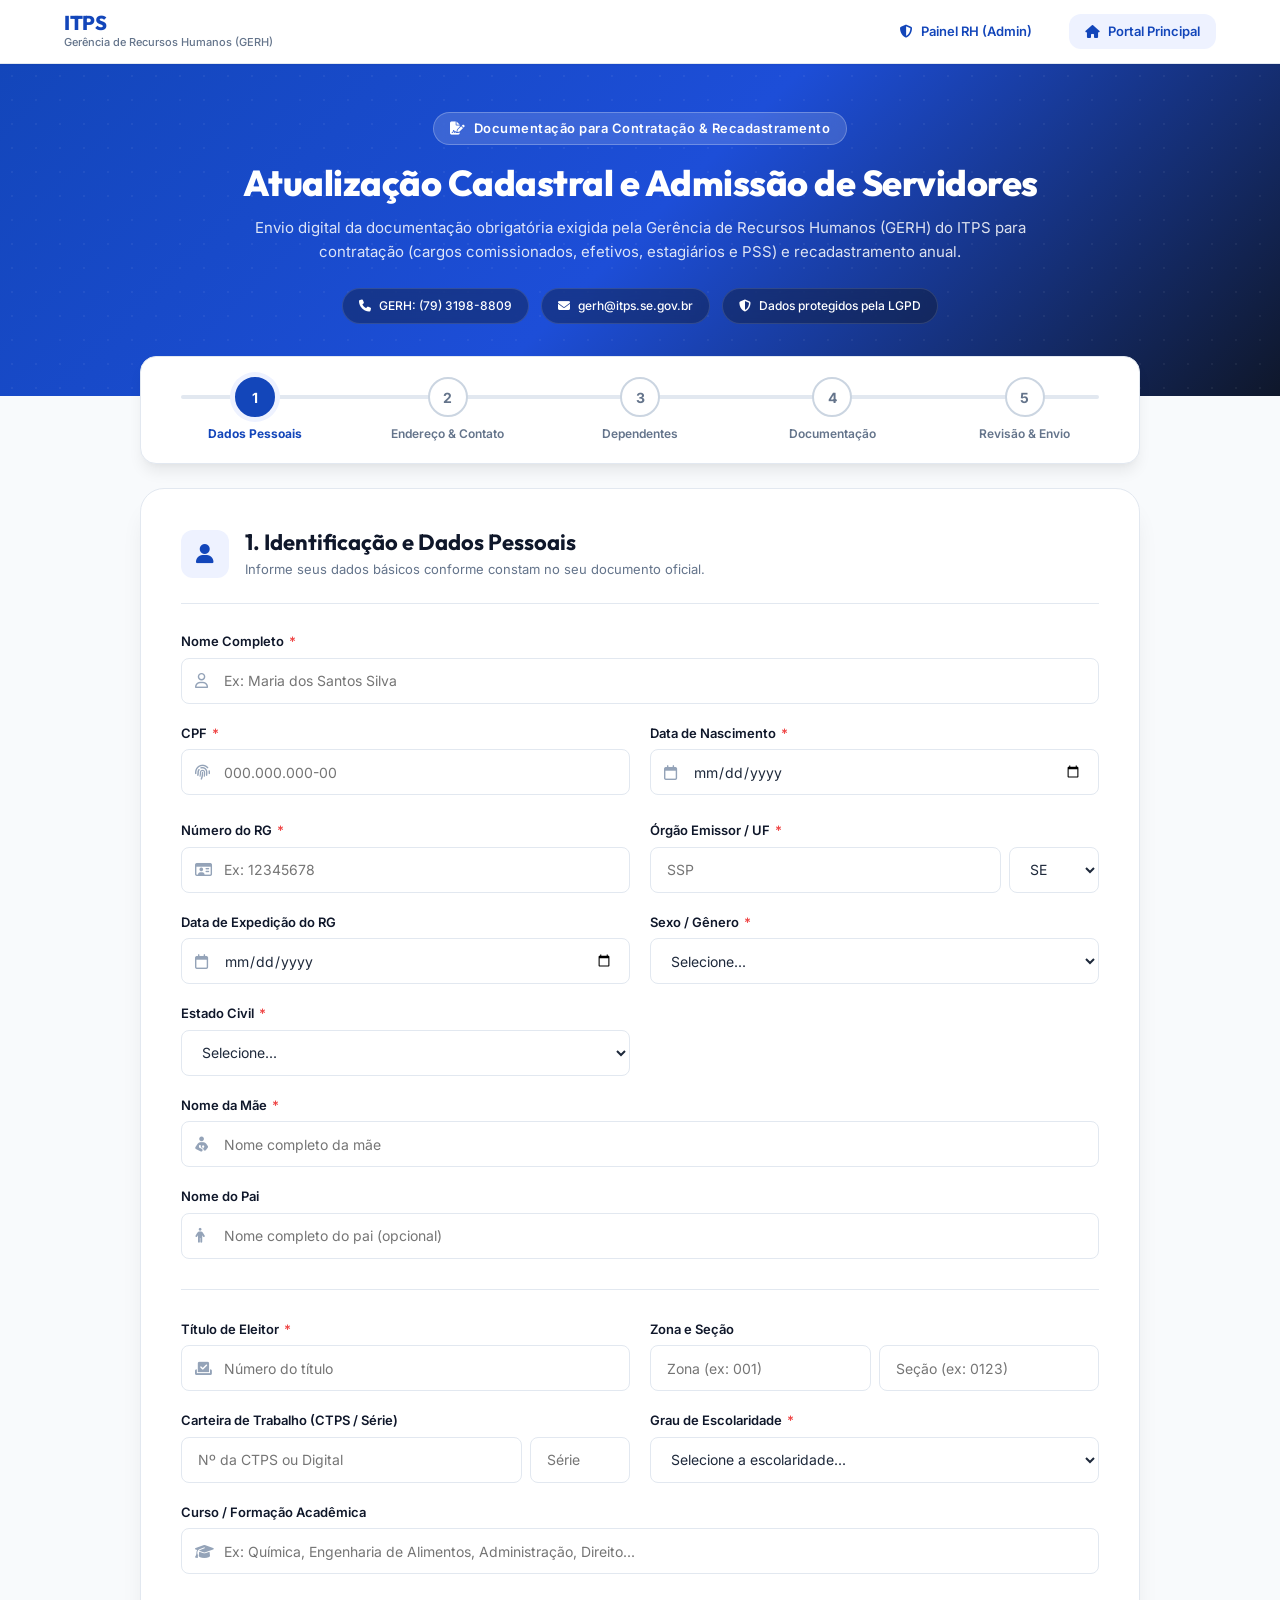
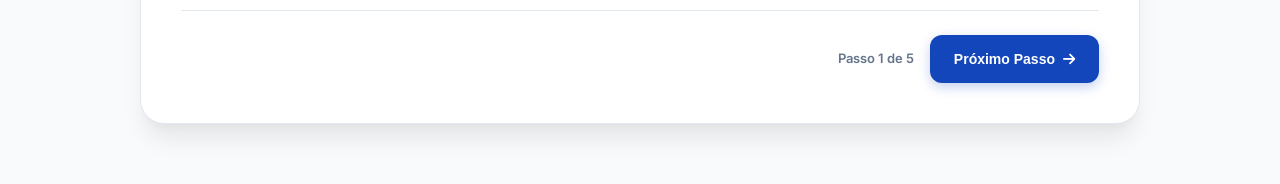
<file: recadastramento/index.html>
<!DOCTYPE html>
<html lang="pt-BR">
<head>
  <meta charset="UTF-8">
  <meta name="viewport" content="width=device-width, initial-scale=1.0">
  <title>Recadastramento & Contratação de Servidores — ITPS (GERH)</title>
  
  <!-- Favicon -->
  <link rel="icon" type="image/png" href="../images/Itps.png">
  
  <!-- Fontes Google Inter e Outfit -->
  <link rel="preconnect" href="https://fonts.googleapis.com">
  <link rel="preconnect" href="https://fonts.gstatic.com" crossorigin>
  <link href="https://fonts.googleapis.com/css2?family=Inter:wght@300;400;500;600;700;800&family=Outfit:wght@500;600;700;800&display=swap" rel="stylesheet">
  
  <!-- Font Awesome para ícones -->
  <link rel="stylesheet" href="https://cdnjs.cloudflare.com/ajax/libs/font-awesome/6.4.0/css/all.min.css">
  
  <!-- CSS Customizado -->
  <link rel="stylesheet" href="style.css?v=20260821_3">
</head>
<body>

  <!-- Top Header Institucional -->
  <header class="main-header">
    <div class="header-container">
      <div class="header-brand">
        <a href="../index.html" class="brand-link" title="Voltar ao Portal ITPS">
          <div class="brand-titles">
            <span class="brand-name">ITPS</span>
            <span class="brand-sub">Gerência de Recursos Humanos (GERH)</span>
          </div>
        </a>
      </div>
      
      <div class="header-tag">
        <a href="admin/index.html" class="btn-voltar-portal" style="background: rgba(255,255,255,0.15); border: 1px solid rgba(255,255,255,0.3); margin-right: 0.5rem;" title="Acesso Administrativo GERH">
          <i class="fa-solid fa-shield-halved"></i>
          <span>Painel RH (Admin)</span>
        </a>
        <a href="../index.html" class="btn-voltar-portal">
          <i class="fa-solid fa-house"></i>
          <span>Portal Principal</span>
        </a>
      </div>
    </div>
  </header>

  <!-- Banner / Hero de Apresentação -->
  <section class="hero-banner">
    <div class="hero-content">
      <div class="hero-badge">
        <i class="fa-solid fa-file-signature"></i>
        <span>Documentação para Contratação & Recadastramento</span>
      </div>
      <h1 class="hero-title">Atualização Cadastral e Admissão de Servidores</h1>
      <p class="hero-desc">
        Envio digital da documentação obrigatória exigida pela Gerência de Recursos Humanos (GERH) do ITPS para contratação (cargos comissionados, efetivos, estagiários e PSS) e recadastramento anual.
      </p>
      
      <div class="hero-info-cards">
        <div class="info-pill">
          <i class="fa-solid fa-phone"></i>
          <span>GERH: (79) 3198-8809</span>
        </div>
        <div class="info-pill">
          <i class="fa-solid fa-envelope"></i>
          <span>gerh@itps.se.gov.br</span>
        </div>
        <div class="info-pill">
          <i class="fa-solid fa-shield-halved"></i>
          <span>Dados protegidos pela LGPD</span>
        </div>
      </div>
    </div>
  </section>

  <!-- Container Principal do Formulário -->
  <main class="wizard-container">
    
    <!-- Stepper de Navegação Superior (5 Etapas) -->
    <div class="stepper-wrapper">
      <div class="stepper-progress-bar" id="stepperProgressBar"></div>
      
      <div class="stepper-steps" id="stepperSteps">
        
        <div class="step-item active" data-step="1">
          <div class="step-circle">
            <i class="fa-solid fa-user"></i>
            <span class="step-number">1</span>
          </div>
          <span class="step-label">Dados Pessoais</span>
        </div>

        <div class="step-item" data-step="2">
          <div class="step-circle">
            <i class="fa-solid fa-location-dot"></i>
            <span class="step-number">2</span>
          </div>
          <span class="step-label">Endereço & Contato</span>
        </div>

        <div class="step-item" data-step="3">
          <div class="step-circle">
            <i class="fa-solid fa-people-roof"></i>
            <span class="step-number">3</span>
          </div>
          <span class="step-label">Dependentes</span>
        </div>

        <div class="step-item" data-step="4">
          <div class="step-circle">
            <i class="fa-solid fa-paperclip"></i>
            <span class="step-number">4</span>
          </div>
          <span class="step-label">Documentação</span>
        </div>

        <div class="step-item" data-step="5">
          <div class="step-circle">
            <i class="fa-solid fa-clipboard-check"></i>
            <span class="step-number">5</span>
          </div>
          <span class="step-label">Revisão & Envio</span>
        </div>

      </div>
    </div>

    <!-- Card Central com o Formulário -->
    <div class="form-card">
      <form id="recadastramentoForm" novalidate enctype="multipart/form-data">

        <!-- ======================================================== -->
        <!-- ETAPA 1: DADOS PESSOAIS & ESCOLARIDADE -->
        <!-- ======================================================== -->
        <div class="form-step-content active" id="stepContent1">
          <div class="step-header">
            <div class="step-icon-badge">
              <i class="fa-solid fa-user"></i>
            </div>
            <div>
              <h2 class="step-heading">1. Identificação e Dados Pessoais</h2>
              <p class="step-subheading">Informe seus dados básicos conforme constam no seu documento oficial.</p>
            </div>
          </div>

          <div class="form-grid">
            
            <div class="form-group col-span-2">
              <label for="nome_completo" class="form-label">Nome Completo <span class="req">*</span></label>
              <div class="input-with-icon">
                <i class="fa-regular fa-user"></i>
                <input type="text" id="nome_completo" name="nome_completo" class="form-control" placeholder="Ex: Maria dos Santos Silva" required>
              </div>
            </div>

            <div class="form-group">
              <label for="cpf" class="form-label">CPF <span class="req">*</span></label>
              <div class="input-with-icon">
                <i class="fa-solid fa-fingerprint"></i>
                <input type="text" id="cpf" name="cpf" class="form-control" placeholder="000.000.000-00" maxlength="14" required>
              </div>
              <small class="field-feedback" id="cpfFeedback"></small>
            </div>

            <div class="form-group">
              <label for="data_nascimento" class="form-label">Data de Nascimento <span class="req">*</span></label>
              <div class="input-with-icon">
                <i class="fa-regular fa-calendar"></i>
                <input type="date" id="data_nascimento" name="data_nascimento" class="form-control" required>
              </div>
            </div>

            <div class="form-group">
              <label for="rg" class="form-label">Número do RG <span class="req">*</span></label>
              <div class="input-with-icon">
                <i class="fa-regular fa-id-card"></i>
                <input type="text" id="rg" name="rg" class="form-control" placeholder="Ex: 12345678" required>
              </div>
            </div>

            <div class="form-group">
              <label for="rg_orgao" class="form-label">Órgão Emissor / UF <span class="req">*</span></label>
              <div class="input-group-split">
                <input type="text" id="rg_orgao" name="rg_orgao" class="form-control" placeholder="SSP" required>
                <select id="rg_uf" name="rg_uf" class="form-control select-uf" required>
                  <option value="AC">AC</option>
                  <option value="AL">AL</option>
                  <option value="AP">AP</option>
                  <option value="AM">AM</option>
                  <option value="BA">BA</option>
                  <option value="CE">CE</option>
                  <option value="DF">DF</option>
                  <option value="ES">ES</option>
                  <option value="GO">GO</option>
                  <option value="MA">MA</option>
                  <option value="MT">MT</option>
                  <option value="MS">MS</option>
                  <option value="MG">MG</option>
                  <option value="PA">PA</option>
                  <option value="PB">PB</option>
                  <option value="PR">PR</option>
                  <option value="PE">PE</option>
                  <option value="PI">PI</option>
                  <option value="RJ">RJ</option>
                  <option value="RN">RN</option>
                  <option value="RS">RS</option>
                  <option value="RO">RO</option>
                  <option value="RR">RR</option>
                  <option value="SC">SC</option>
                  <option value="SP">SP</option>
                  <option value="SE" selected>SE</option>
                  <option value="TO">TO</option>
                </select>
              </div>
            </div>

            <div class="form-group">
              <label for="rg_data_expedicao" class="form-label">Data de Expedição do RG</label>
              <div class="input-with-icon">
                <i class="fa-regular fa-calendar"></i>
                <input type="date" id="rg_data_expedicao" name="rg_data_expedicao" class="form-control">
              </div>
            </div>

            <div class="form-group">
              <label for="sexo" class="form-label">Sexo / Gênero <span class="req">*</span></label>
              <select id="sexo" name="sexo" class="form-control" required>
                <option value="">Selecione...</option>
                <option value="Feminino">Feminino</option>
                <option value="Masculino">Masculino</option>
                <option value="Outro">Outro</option>
                <option value="Prefiro não informar">Prefiro não informar</option>
              </select>
            </div>

            <div class="form-group">
              <label for="estado_civil" class="form-label">Estado Civil <span class="req">*</span></label>
              <select id="estado_civil" name="estado_civil" class="form-control" required>
                <option value="">Selecione...</option>
                <option value="Solteiro(a)">Solteiro(a)</option>
                <option value="Casado(a)">Casado(a)</option>
                <option value="União Estável">União Estável</option>
                <option value="Divorciado(a)">Divorciado(a)</option>
                <option value="Viúvo(a)">Viúvo(a)</option>
                <option value="Separado(a)">Separado(a)</option>
              </select>
            </div>

            <div class="form-group col-span-2">
              <label for="nome_mae" class="form-label">Nome da Mãe <span class="req">*</span></label>
              <div class="input-with-icon">
                <i class="fa-solid fa-person-breastfeeding"></i>
                <input type="text" id="nome_mae" name="nome_mae" class="form-control" placeholder="Nome completo da mãe" required>
              </div>
            </div>

            <div class="form-group col-span-2">
              <label for="nome_pai" class="form-label">Nome do Pai</label>
              <div class="input-with-icon">
                <i class="fa-solid fa-person"></i>
                <input type="text" id="nome_pai" name="nome_pai" class="form-control" placeholder="Nome completo do pai (opcional)">
              </div>
            </div>

            <div class="col-divider col-span-full"></div>

            <!-- Título de Eleitor & CTPS -->
            <div class="form-group">
              <label for="titulo_eleitor" class="form-label">Título de Eleitor <span class="req">*</span></label>
              <div class="input-with-icon">
                <i class="fa-solid fa-check-to-slot"></i>
                <input type="text" id="titulo_eleitor" name="titulo_eleitor" class="form-control" placeholder="Número do título" required>
              </div>
            </div>

            <div class="form-group">
              <label class="form-label">Zona e Seção</label>
              <div class="input-group-split">
                <input type="text" id="titulo_zona" name="titulo_zona" class="form-control" placeholder="Zona (ex: 001)">
                <input type="text" id="titulo_secao" name="titulo_secao" class="form-control" placeholder="Seção (ex: 0123)">
              </div>
            </div>

            <div class="form-group">
              <label for="ctps_numero" class="form-label">Carteira de Trabalho (CTPS / Série)</label>
              <div class="input-group-split">
                <input type="text" id="ctps_numero" name="ctps_numero" class="form-control" placeholder="Nº da CTPS ou Digital">
                <input type="text" id="ctps_serie" name="ctps_serie" class="form-control" placeholder="Série" style="max-width: 100px;">
              </div>
            </div>

            <div class="form-group">
              <label for="escolaridade" class="form-label">Grau de Escolaridade <span class="req">*</span></label>
              <select id="escolaridade" name="escolaridade" class="form-control" required>
                <option value="">Selecione a escolaridade...</option>
                <option value="Ensino Fundamental Completo">Ensino Fundamental Completo</option>
                <option value="Ensino Médio Completo">Ensino Médio Completo</option>
                <option value="Ensino Técnico">Ensino Técnico</option>
                <option value="Superior Incompleto (Graduando)">Superior Incompleto (Graduando)</option>
                <option value="Superior Completo">Superior Completo (Graduado)</option>
                <option value="Pós-Graduação / Especialização">Pós-Graduação / Especialização</option>
                <option value="Mestrado">Mestrado</option>
                <option value="Doutorado">Doutorado</option>
              </select>
            </div>

            <div class="form-group col-span-2">
              <label for="curso_formacao" class="form-label">Curso / Formação Acadêmica</label>
              <div class="input-with-icon">
                <i class="fa-solid fa-graduation-cap"></i>
                <input type="text" id="curso_formacao" name="curso_formacao" class="form-control" placeholder="Ex: Química, Engenharia de Alimentos, Administração, Direito...">
              </div>
            </div>

          </div>
        </div>

        <!-- ======================================================== -->
        <!-- ETAPA 2: ENDEREÇO & CONTATO -->
        <!-- ======================================================== -->
        <div class="form-step-content" id="stepContent2">
          <div class="step-header">
            <div class="step-icon-badge">
              <i class="fa-solid fa-location-dot"></i>
            </div>
            <div>
              <h2 class="step-heading">2. Endereço Residencial e Contatos</h2>
              <p class="step-subheading">Digite seu CEP para preenchimento automático das informações de endereço.</p>
            </div>
          </div>

          <div class="form-grid">
            
            <div class="form-group">
              <label for="cep" class="form-label">CEP <span class="req">*</span></label>
              <div class="input-with-icon">
                <i class="fa-solid fa-map-pin"></i>
                <input type="text" id="cep" name="cep" class="form-control" placeholder="49000-000" maxlength="9" required>
                <div class="cep-spinner" id="cepSpinner"><i class="fa-solid fa-spinner fa-spin"></i></div>
              </div>
              <small class="field-feedback" id="cepFeedback"></small>
            </div>

            <div class="form-group col-span-2">
              <label for="logradouro" class="form-label">Logradouro (Rua, Avenida, Praça) <span class="req">*</span></label>
              <input type="text" id="logradouro" name="logradouro" class="form-control" placeholder="Ex: Av. Beira Mar" required>
            </div>

            <div class="form-group">
              <label for="numero" class="form-label">Número <span class="req">*</span></label>
              <input type="text" id="numero" name="numero" class="form-control" placeholder="Ex: 120 ou S/N" required>
            </div>

            <div class="form-group">
              <label for="complemento" class="form-label">Complemento</label>
              <input type="text" id="complemento" name="complemento" class="form-control" placeholder="Ex: Apt 302, Bloco B">
            </div>

            <div class="form-group">
              <label for="bairro" class="form-label">Bairro <span class="req">*</span></label>
              <input type="text" id="bairro" name="bairro" class="form-control" placeholder="Ex: 13 de Julho" required>
            </div>

            <div class="form-group">
              <label for="cidade" class="form-label">Cidade <span class="req">*</span></label>
              <input type="text" id="cidade" name="cidade" class="form-control" placeholder="Ex: Aracaju" required>
            </div>

            <div class="form-group">
              <label for="uf" class="form-label">Estado (UF) <span class="req">*</span></label>
              <select id="uf" name="uf" class="form-control" required>
                <option value="AC">Acre (AC)</option>
                <option value="AL">Alagoas (AL)</option>
                <option value="AP">Amapá (AP)</option>
                <option value="AM">Amazonas (AM)</option>
                <option value="BA">Bahia (BA)</option>
                <option value="CE">Ceará (CE)</option>
                <option value="DF">Distrito Federal (DF)</option>
                <option value="ES">Espírito Santo (ES)</option>
                <option value="GO">Goiás (GO)</option>
                <option value="MA">Maranhão (MA)</option>
                <option value="MT">Mato Grosso (MT)</option>
                <option value="MS">Mato Grosso do Sul (MS)</option>
                <option value="MG">Minas Gerais (MG)</option>
                <option value="PA">Pará (PA)</option>
                <option value="PB">Paraíba (PB)</option>
                <option value="PR">Paraná (PR)</option>
                <option value="PE">Pernambuco (PE)</option>
                <option value="PI">Piauí (PI)</option>
                <option value="RJ">Rio de Janeiro (RJ)</option>
                <option value="RN">Rio Grande do Norte (RN)</option>
                <option value="RS">Rio Grande do Sul (RS)</option>
                <option value="RO">Rondônia (RO)</option>
                <option value="RR">Roraima (RR)</option>
                <option value="SC">Santa Catarina (SC)</option>
                <option value="SP">São Paulo (SP)</option>
                <option value="SE" selected>Sergipe (SE)</option>
                <option value="TO">Tocantins (TO)</option>
              </select>
            </div>

            <div class="col-divider col-span-full"></div>

            <div class="form-group">
              <label for="whatsapp" class="form-label">Celular / WhatsApp <span class="req">*</span></label>
              <div class="input-with-icon">
                <i class="fa-brands fa-whatsapp text-green"></i>
                <input type="tel" id="whatsapp" name="whatsapp" class="form-control" placeholder="(79) 99999-9999" maxlength="15" required>
              </div>
            </div>

            <div class="form-group">
              <label for="email_pessoal" class="form-label">E-mail Pessoal <span class="req">*</span></label>
              <div class="input-with-icon">
                <i class="fa-regular fa-envelope"></i>
                <input type="email" id="email_pessoal" name="email_pessoal" class="form-control" placeholder="seuemail@gmail.com" required>
              </div>
            </div>

            <div class="form-group col-span-2">
              <label for="email_institucional" class="form-label">E-mail Institucional (se possuir)</label>
              <div class="input-with-icon">
                <i class="fa-solid fa-envelope-circle-check text-blue"></i>
                <input type="email" id="email_institucional" name="email_institucional" class="form-control" placeholder="nome.sobrenome@itps.se.gov.br">
              </div>
            </div>

          </div>
        </div>

        <!-- ======================================================== -->
        <!-- ======================================================== -->
        <!-- ETAPA 3: DEPENDENTES -->
        <!-- ======================================================== -->
        <div class="form-step-content" id="stepContent3">
          <div class="step-header">
            <div class="step-icon-badge">
              <i class="fa-solid fa-people-roof"></i>
            </div>
            <div>
              <h2 class="step-heading">3. Dependentes e Informações Familiares</h2>
              <p class="step-subheading">Cadastre filhos, cônjuge ou outros dependentes para deduções de IRRF ou salário-família.</p>
            </div>
          </div>

          <div class="dependentes-question-box">
            <label class="question-label">Você possui dependentes legais?</label>
            <div class="radio-toggle-group">
              <label class="radio-toggle-btn">
                <input type="radio" name="possui_dependentes_radio" value="nao" checked>
                <span><i class="fa-solid fa-circle-xmark"></i> Não possuo dependentes</span>
              </label>
              <label class="radio-toggle-btn">
                <input type="radio" name="possui_dependentes_radio" value="sim">
                <span><i class="fa-solid fa-circle-check"></i> Sim, possuo dependentes</span>
              </label>
            </div>
          </div>

          <!-- Container dinâmico exibido apenas se "Sim" -->
          <div id="dependentesContainer" class="dependentes-wrapper hidden">
            
            <div class="dependentes-list" id="dependentesList">
              <!-- Cards de dependentes gerados dinamicamente via JS -->
            </div>

            <button type="button" class="btn-add-dependente" id="btnAddDependente">
              <i class="fa-solid fa-plus"></i>
              <span>Adicionar Dependente</span>
            </button>

            <div class="alert-box alert-info">
              <i class="fa-solid fa-circle-info"></i>
              <span><strong>Atenção:</strong> Na próxima etapa você poderá anexar as Certidões de Nascimento, Casamento ou RG de cada dependente cadastrado.</span>
            </div>
          </div>
        </div>

        <!-- ======================================================== -->
        <!-- ETAPA 4: UPLOAD DE DOCUMENTOS (CHECKLIST OFICIAL GERH) -->
        <!-- ======================================================== -->
        <div class="form-step-content" id="stepContent4">
          <div class="step-header">
            <div class="step-icon-badge">
              <i class="fa-solid fa-paperclip"></i>
            </div>
            <div>
              <h2 class="step-heading">4. Documentação para Contratação & Recadastramento</h2>
              <p class="step-subheading">Conforme a lista oficial de documentos exigidos pela <strong>GERH/ITPS</strong>. Envie fotos nítidas ou arquivos PDF (Máx. 10MB cada).</p>
            </div>
          </div>

          <div class="upload-cards-grid">

            <!-- 1. Foto 3x4 -->
            <div class="upload-card" id="dropzoneFoto3x4">
              <div class="upload-card-header">
                <div class="upload-number">1</div>
                <div>
                  <h3 class="upload-card-title">Foto 3x4 (Rosto / Perfil) <span class="req">*</span></h3>
                  <p class="upload-card-desc">Foto nítida de rosto com fundo neutro para emissão do crachá e ficha funcional.</p>
                </div>
              </div>

              <div class="dropzone-box" onclick="document.getElementById('doc_foto3x4').click()">
                <input type="file" id="doc_foto3x4" name="doc_foto3x4" class="hidden-file-input" accept="image/png,image/jpeg,image/jpg,.pdf">
                <div class="dropzone-idle" id="idleFoto3x4">
                  <i class="fa-solid fa-camera dropzone-icon"></i>
                  <p class="dropzone-text">Clique para selecionar sua Foto 3x4</p>
                  <span class="dropzone-hint">JPG, PNG (Máx 10MB)</span>
                </div>
                <div class="dropzone-preview hidden" id="prevFoto3x4"></div>
              </div>
            </div>

            <!-- 2. RG, CPF e/ou CNH -->
            <div class="upload-card" id="dropzoneIdentificacao">
              <div class="upload-card-header">
                <div class="upload-number">2</div>
                <div>
                  <h3 class="upload-card-title">RG, CPF e/ou CNH <span class="req">*</span></h3>
                  <p class="upload-card-desc">Documento de identificação oficial com foto (frente e verso legíveis).</p>
                </div>
              </div>

              <div class="dropzone-box" onclick="document.getElementById('doc_identificacao').click()">
                <input type="file" id="doc_identificacao" name="doc_identificacao" class="hidden-file-input" accept=".pdf,image/png,image/jpeg,image/jpg" required>
                <div class="dropzone-idle" id="idleIdentificacao">
                  <i class="fa-solid fa-id-card dropzone-icon"></i>
                  <p class="dropzone-text">Clique para selecionar o RG/CNH</p>
                  <span class="dropzone-hint">PDF, PNG, JPG (Máx 10MB)</span>
                </div>
                <div class="dropzone-preview hidden" id="prevIdentificacao"></div>
              </div>
            </div>

            <!-- 3. Título de Eleitor -->
            <div class="upload-card" id="dropzoneTitulo">
              <div class="upload-card-header">
                <div class="upload-number">3</div>
                <div>
                  <h3 class="upload-card-title">Título de Eleitor / Quitação Eleitoral</h3>
                  <p class="upload-card-desc">Cópia do título ou Certidão de Quitação Eleitoral do TSE.</p>
                </div>
              </div>

              <div class="dropzone-box" onclick="document.getElementById('doc_titulo').click()">
                <input type="file" id="doc_titulo" name="doc_titulo" class="hidden-file-input" accept=".pdf,image/png,image/jpeg,image/jpg">
                <div class="dropzone-idle" id="idleTitulo">
                  <i class="fa-solid fa-check-to-slot dropzone-icon"></i>
                  <p class="dropzone-text">Clique para selecionar o Título de Eleitor</p>
                  <span class="dropzone-hint">PDF, PNG, JPG (Máx 10MB)</span>
                </div>
                <div class="dropzone-preview hidden" id="prevTitulo"></div>
              </div>
            </div>

            <!-- 4. Comprovante de Residência -->
            <div class="upload-card" id="dropzoneResidencia">
              <div class="upload-card-header">
                <div class="upload-number">4</div>
                <div>
                  <h3 class="upload-card-title">Comprovante de Residência Recente <span class="req">*</span></h3>
                  <p class="upload-card-desc">Conta de luz, água, gás ou telefone dos últimos 90 dias.</p>
                </div>
              </div>

              <div class="dropzone-box" onclick="document.getElementById('doc_residencia').click()">
                <input type="file" id="doc_residencia" name="doc_residencia" class="hidden-file-input" accept=".pdf,image/png,image/jpeg,image/jpg" required>
                <div class="dropzone-idle" id="idleResidencia">
                  <i class="fa-solid fa-house-chimney dropzone-icon"></i>
                  <p class="dropzone-text">Clique para selecionar o comprovante de residência</p>
                  <span class="dropzone-hint">PDF, PNG, JPG (Máx 10MB)</span>
                </div>
                <div class="dropzone-preview hidden" id="prevResidencia"></div>
              </div>
            </div>

            <!-- 5. Carteira de Trabalho -->
            <div class="upload-card" id="dropzoneCtps">
              <div class="upload-card-header">
                <div class="upload-number">5</div>
                <div>
                  <h3 class="upload-card-title">Carteira de Trabalho (CTPS)</h3>
                  <p class="upload-card-desc">Cópia da página de identificação ou PDF da Carteira de Trabalho Digital.</p>
                </div>
              </div>

              <div class="dropzone-box" onclick="document.getElementById('doc_ctps').click()">
                <input type="file" id="doc_ctps" name="doc_ctps" class="hidden-file-input" accept=".pdf,image/png,image/jpeg,image/jpg">
                <div class="dropzone-idle" id="idleCtps">
                  <i class="fa-solid fa-address-book dropzone-icon"></i>
                  <p class="dropzone-text">Clique para selecionar a Carteira de Trabalho</p>
                  <span class="dropzone-hint">PDF, PNG, JPG (Máx 10MB)</span>
                </div>
                <div class="dropzone-preview hidden" id="prevCtps"></div>
              </div>
            </div>

            <!-- 6. Grau de Escolaridade -->
            <div class="upload-card" id="dropzoneEscolaridade">
              <div class="upload-card-header">
                <div class="upload-number">6</div>
                <div>
                  <h3 class="upload-card-title">Comprovante de Grau de Escolaridade</h3>
                  <p class="upload-card-desc">Diploma de graduação, certificado de conclusão ou declaração escolar.</p>
                </div>
              </div>

              <div class="dropzone-box" onclick="document.getElementById('doc_escolaridade').click()">
                <input type="file" id="doc_escolaridade" name="doc_escolaridade" class="hidden-file-input" accept=".pdf,image/png,image/jpeg,image/jpg">
                <div class="dropzone-idle" id="idleEscolaridade">
                  <i class="fa-solid fa-graduation-cap dropzone-icon"></i>
                  <p class="dropzone-text">Clique para selecionar o Diploma ou Certificado</p>
                  <span class="dropzone-hint">PDF, PNG, JPG (Máx 10MB)</span>
                </div>
                <div class="dropzone-preview hidden" id="prevEscolaridade"></div>
              </div>
            </div>

            <!-- 7. Documentos dos Dependentes (Condicional - Exibido apenas se houver dependentes) -->
            <div class="upload-card hidden" id="cardUploadDependentes">
              <div class="upload-card-header">
                <div class="upload-number">7</div>
                <div>
                  <h3 class="upload-card-title">Documentos dos Dependentes <span class="req">*</span></h3>
                  <p class="upload-card-desc">Certidões de nascimento, casamento ou RG dos dependentes cadastrados.</p>
                </div>
              </div>

              <div class="dropzone-box" onclick="document.getElementById('doc_dependentes').click()">
                <input type="file" id="doc_dependentes" name="doc_dependentes" class="hidden-file-input" accept=".pdf,image/png,image/jpeg,image/jpg" multiple>
                <div class="dropzone-idle" id="idleDependentes">
                  <i class="fa-solid fa-folder-open dropzone-icon"></i>
                  <p class="dropzone-text">Clique para selecionar os documentos dos dependentes</p>
                  <span class="dropzone-hint">Você pode selecionar múltiplos arquivos (PDF, PNG, JPG)</span>
                </div>
                <div class="dropzone-preview hidden" id="prevDependentes"></div>
              </div>
            </div>

          </div>
        </div>

        <!-- ======================================================== -->
        <!-- ETAPA 5: REVISÃO, DECLARAÇÃO & ENVIO -->
        <!-- ======================================================== -->
        <div class="form-step-content" id="stepContent5">
          <div class="step-header">
            <div class="step-icon-badge">
              <i class="fa-solid fa-clipboard-check"></i>
            </div>
            <div>
              <h2 class="step-heading">5. Revisão Final e Declaração de Veracidade</h2>
              <p class="step-subheading">Confira atentamente os dados preenchidos antes de confirmar o envio.</p>
            </div>
          </div>

          <!-- Espelho / Resumo dos Dados -->
          <div class="review-sections-container">
            
            <div class="review-card">
              <div class="review-card-header">
                <span><i class="fa-solid fa-user"></i> 1. Dados Pessoais & Escolaridade</span>
                <button type="button" class="btn-edit-step" onclick="irParaEtapa(1)"><i class="fa-solid fa-pen"></i> Editar</button>
              </div>
              <div class="review-grid" id="revDadosPessoais">
                <!-- Preenchido dinamicamente via JS -->
              </div>
            </div>

            <div class="review-card">
              <div class="review-card-header">
                <span><i class="fa-solid fa-location-dot"></i> 2. Endereço e Contato</span>
                <button type="button" class="btn-edit-step" onclick="irParaEtapa(2)"><i class="fa-solid fa-pen"></i> Editar</button>
              </div>
              <div class="review-grid" id="revEnderecoContato">
                <!-- Preenchido dinamicamente via JS -->
              </div>
            </div>

            <div class="review-card">
              <div class="review-card-header">
                <span><i class="fa-solid fa-people-roof"></i> 3. Dependentes</span>
                <button type="button" class="btn-edit-step" onclick="irParaEtapa(3)"><i class="fa-solid fa-pen"></i> Editar</button>
              </div>
              <div class="review-grid" id="revDependentes">
                <!-- Preenchido dinamicamente via JS -->
              </div>
            </div>

            <div class="review-card">
              <div class="review-card-header">
                <span><i class="fa-solid fa-paperclip"></i> 4. Documentos Anexados</span>
                <button type="button" class="btn-edit-step" onclick="irParaEtapa(4)"><i class="fa-solid fa-pen"></i> Editar</button>
              </div>
              <div class="review-files-list" id="revDocumentos">
                <!-- Preenchido dinamicamente via JS -->
              </div>
            </div>

          </div>

          <!-- Termo de Veracidade e Declaração Legal -->
          <div class="termo-declaracao-box">
            <div class="termo-header">
              <i class="fa-solid fa-scale-balanced"></i>
              <h3>Termo de Declaração e Responsabilidade</h3>
            </div>
            <p class="termo-text">
              Declaro, sob as penas da lei (Artigo 299 do Código Penal Brasileiro - Falsidade Ideológica), que todas as informações prestadas neste formulário e os documentos comprobatórios anexados são <strong>verdadeiros, completos e de minha inteira responsabilidade</strong>, autorizando o ITPS a utilizá-los estritamente para fins de gestão de pessoas, contratação e obrigações legais perante órgãos fiscalizadores e previdenciários.
            </p>
            
            <label class="termo-checkbox-label">
              <input type="checkbox" id="aceite_termo" name="aceite_termo" required>
              <span class="custom-checkbox"></span>
              <span class="checkbox-text"><strong>Li, concordo e declaro a veracidade de todas as informações prestadas.</strong></span>
            </label>
          </div>

        </div>

        <!-- ======================================================== -->
        <!-- BARRA DE BOTÕES DE AÇÃO INFERIOR -->
        <!-- ======================================================== -->
        <div class="form-actions-bar">
          <button type="button" class="btn-action btn-prev" id="btnVoltar" onclick="etapaAnterior()" style="visibility: hidden;">
            <i class="fa-solid fa-arrow-left"></i>
            <span>Voltar</span>
          </button>

          <div class="actions-right">
            <span class="step-indicator-text" id="stepIndicatorText">Passo 1 de 5</span>
            
            <button type="button" class="btn-action btn-next" id="btnAvancar" onclick="proximaEtapa()">
              <span>Próximo Passo</span>
              <i class="fa-solid fa-arrow-right"></i>
            </button>

            <button type="submit" class="btn-action btn-submit hidden" id="btnEnviar">
              <i class="fa-solid fa-paper-plane"></i>
              <span>Finalizar e Enviar Recadastramento</span>
            </button>
          </div>
        </div>

      </form>
    </div>

    <!-- ======================================================== -->
    <!-- TELA DE SUCESSO & COMPROVANTE OFICIAL -->
    <!-- ======================================================== -->
    <div class="success-screen-card hidden" id="successScreen">
      
      <div class="success-badge-top">
        <i class="fa-solid fa-circle-check"></i>
      </div>

      <h2 class="success-title">Recadastramento Concluído com Sucesso!</h2>
      <p class="success-subtitle">Suas informações e documentos foram transmitidos e registrados com segurança junto ao GERH/ITPS.</p>

      <!-- Card do Comprovante com Protocolo -->
      <div class="protocol-card" id="comprovantePrintArea">
        
        <div class="comprovante-header-print">
          <div>
            <h3>ITPS — Gerência de Recursos Humanos (GERH)</h3>
            <p>Comprovante Oficial de Entrega de Documentação</p>
          </div>
        </div>

        <div class="protocol-number-box">
          <span class="protocol-label">NÚMERO DE PROTOCOLO</span>
          <div class="protocol-code-row">
            <span class="protocol-code" id="resProtocolo">ITPS-REC-2026-00001</span>
            <button type="button" class="btn-copy-protocol" onclick="copiarProtocolo()" title="Copiar protocolo">
              <i class="fa-regular fa-copy"></i>
              <span id="copyText">Copiar</span>
            </button>
          </div>
        </div>

        <div class="protocol-details-grid">
          <div class="protocol-detail-item">
            <span class="detail-label">Servidor(a):</span>
            <span class="detail-val" id="resNome">Maria dos Santos Silva</span>
          </div>

          <div class="protocol-detail-item">
            <span class="detail-label">CPF:</span>
            <span class="detail-val" id="resCpf">000.000.000-00</span>
          </div>

          <div class="protocol-detail-item">
            <span class="detail-label">Data e Hora do Envio:</span>
            <span class="detail-val" id="resDataHora">20/08/2026 às 09:30:00</span>
          </div>

          <div class="protocol-detail-item">
            <span class="detail-label">Status:</span>
            <span class="detail-val status-badge-ok">ENTREGA CONFIRMADA</span>
          </div>
        </div>

        <div class="print-footer-notice">
          <p>Este comprovante atesta a recepção tempestiva dos dados e da documentação obrigatória perante o GERH do ITPS.</p>
          <small>Dúvidas: Telefone (79) 3198-8809 | E-mail: gerh@itps.se.gov.br</small>
        </div>

      </div>

      <!-- Botões de Ação do Comprovante -->
      <div class="success-actions-row">
        <button type="button" class="btn-print" onclick="window.print()">
          <i class="fa-solid fa-print"></i>
          <span>Imprimir Comprovante</span>
        </button>

        <a href="../index.html" class="btn-home">
          <i class="fa-solid fa-house"></i>
          <span>Voltar ao Portal ITPS</span>
        </a>
      </div>

    </div>

  </main>

  <!-- Modal de Carregamento / Upload Spinner -->
  <div class="modal-backdrop hidden" id="loadingModal">
    <div class="modal-box">
      <div class="spinner-pulse"></div>
      <h3 class="modal-title" id="loadingTitle">Enviando Documentação...</h3>
      <p class="modal-desc" id="loadingDesc">Transmitindo informações e salvando os comprovantes com segurança.</p>
    </div>
  </div>

  <!-- Toast Notification -->
  <div class="toast-container" id="toastContainer"></div>

  <!-- Script JS -->
  <script src="script.js?v=20260824_1"></script>
</body>
</html>
</file>
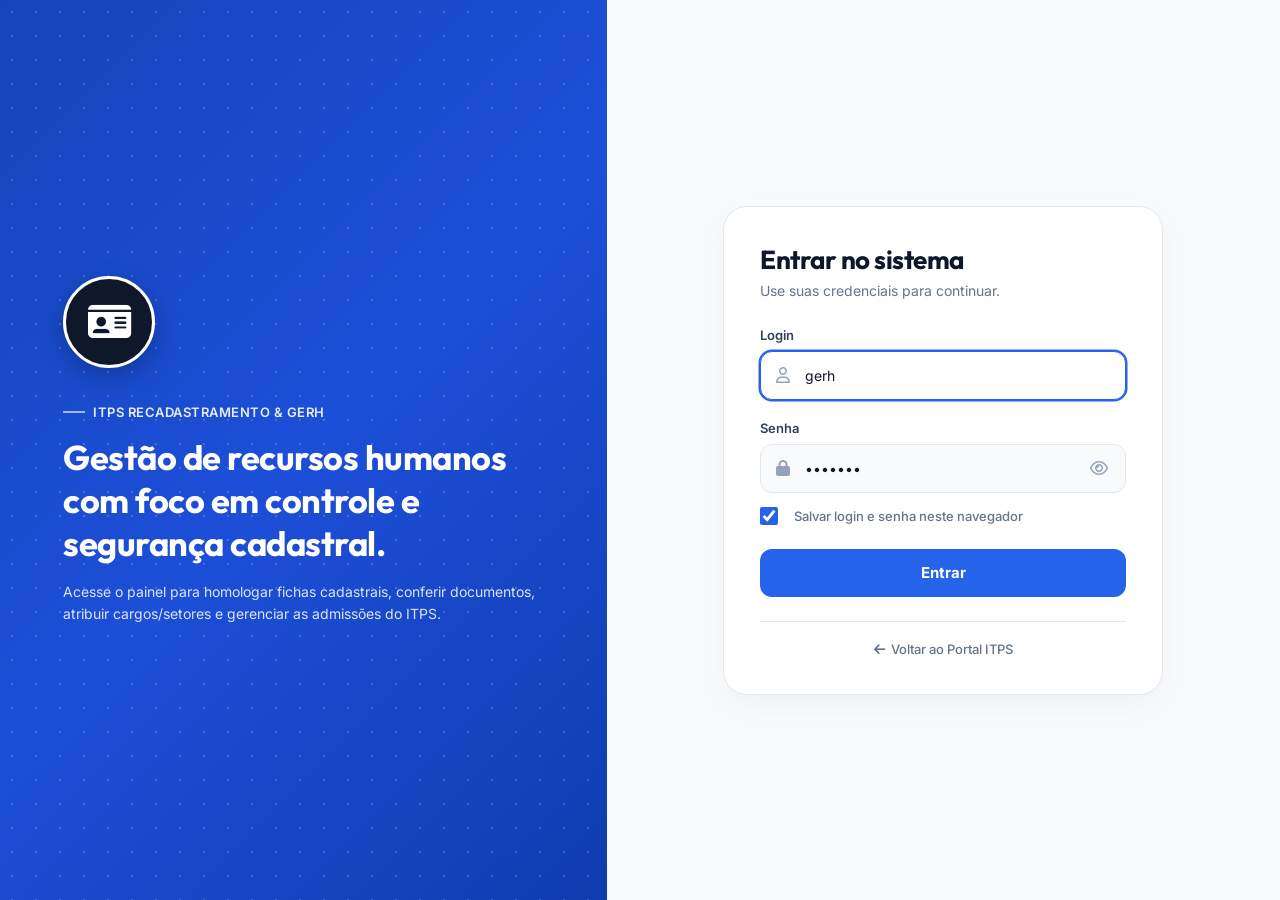
<file: recadastramento/admin/index.html>
<!DOCTYPE html>
<html lang="pt-BR">
<head>
  <meta charset="UTF-8">
  <meta name="viewport" content="width=device-width, initial-scale=1.0">
  <title>Painel GERH — Gestão de Recadastramento & Admissões | ITPS</title>
  
  <!-- Favicon -->
  <link rel="icon" type="image/png" href="../../images/Itps.png">
  
  <!-- Fontes Google -->
  <link rel="preconnect" href="https://fonts.googleapis.com">
  <link rel="preconnect" href="https://fonts.gstatic.com" crossorigin>
  <link href="https://fonts.googleapis.com/css2?family=Inter:wght@300;400;500;600;700;800&family=Outfit:wght@500;600;700;800&family=Plus+Jakarta+Sans:wght@500;600;700;800&display=swap" rel="stylesheet">
  
  <!-- Font Awesome -->
  <link rel="stylesheet" href="https://cdnjs.cloudflare.com/ajax/libs/font-awesome/6.4.0/css/all.min.css">
  
  <!-- CSS Customizado do Admin -->
  <link rel="stylesheet" href="admin.css?v=20260821_6">
</head>
<body>

  <!-- ======================================================== -->
  <!-- TELA DE LOGIN IDÊNTICA AO PADRÃO ITPS (CONTRATOS / PCA) -->
  <!-- ======================================================== -->
  <div class="login-view-container" id="loginOverlay">
    
    <!-- Hero Banner Esquerdo (Padrão Contratos / PCA) -->
    <div class="login-hero-side">
      <div class="dot-grid-pattern"></div>
      
      <div class="hero-inner-content">
        <!-- Badge Circular com Ícone e Borda 3.5px -->
        <div class="hero-circular-badge">
          <i class="fa-solid fa-id-card"></i>
        </div>

        <!-- Tag Subtítulo com Traço -->
        <div class="hero-tag-row">
          <span class="hero-tag-line"></span>
          <span class="hero-tag-text">ITPS Recadastramento & GERH</span>
        </div>

        <!-- Headline Principal (Fonte Outfit) -->
        <h1 class="hero-headline">
          Gestão de recursos humanos com foco em controle e segurança cadastral.
        </h1>

        <!-- Descrição Institucional -->
        <p class="hero-description">
          Acesse o painel para homologar fichas cadastrais, conferir documentos, atribuir cargos/setores e gerenciar as admissões do ITPS.
        </p>
      </div>
    </div>

    <!-- Lado Direito: Formulário de Autenticação -->
    <div class="login-form-side">
      <div class="login-card-itps">
        
        <h2 class="auth-card-title">Entrar no sistema</h2>
        <p class="auth-card-subtitle">Use suas credenciais para continuar.</p>

        <form id="formAdminLogin" onsubmit="realizarLogin(event)" class="auth-form-body">
          
          <!-- Campo Login -->
          <div class="auth-field-group">
            <label class="auth-field-label" for="loginUsuario">Login</label>
            <div class="auth-input-wrapper">
              <i class="fa-regular fa-user auth-input-icon"></i>
              <input type="text" id="loginUsuario" class="auth-text-input" placeholder="Digite seu login" required autofocus autocomplete="username">
            </div>
          </div>

          <!-- Campo Senha -->
          <div class="auth-field-group">
            <label class="auth-field-label" for="loginSenha">Senha</label>
            <div class="auth-input-wrapper">
              <i class="fa-solid fa-lock auth-input-icon"></i>
              <input type="password" id="loginSenha" class="auth-text-input" placeholder="Digite sua senha" required autocomplete="current-password">
              <button type="button" class="btn-pwd-eye" onclick="toggleSenhaVisivel('loginSenha')" title="Visualizar senha">
                <i class="fa-regular fa-eye" id="toggleIcon_loginSenha"></i>
              </button>
            </div>
          </div>

          <!-- Lembrar credenciais -->
          <div class="auth-remember-row">
            <label class="auth-checkbox-label">
              <input type="checkbox" id="chkLembrarCredenciais" checked>
              <span class="checkbox-custom"></span>
              <span class="checkbox-text">Salvar login e senha neste navegador</span>
            </label>
          </div>

          <!-- Mensagem de Erro -->
          <div class="auth-error-box hidden" id="loginErrorMsg">
            <i class="fa-solid fa-circle-exclamation"></i>
            <span id="loginErrorText">Usuário ou senha incorretos</span>
          </div>

          <!-- Botão Entrar -->
          <button type="submit" class="btn-auth-submit" id="btnLoginSubmit">
            <span>Entrar</span>
          </button>

        </form>

        <div class="auth-card-footer">
          <a href="../../index.html" class="auth-back-link">
            <i class="fa-solid fa-arrow-left"></i> Voltar ao Portal ITPS
          </a>
        </div>

      </div>
    </div>

  </div>

  <!-- ======================================================== -->
  <!-- PAINEL PRINCIPAL (EXIBIDO APÓS AUTENTICAÇÃO) -->
  <!-- ======================================================== -->
  <div id="adminAppWrapper" class="admin-app-hidden">

    <!-- Barra Superior de Navegação -->
    <header class="admin-header">
      <div class="admin-header-container">
        <div class="brand-box">
          <a href="../../index.html" class="brand-link" title="Voltar ao Portal Principal">
            <div class="brand-logo-icon">
              <i class="fa-solid fa-building-columns"></i>
            </div>
            <div class="brand-text">
              <span class="brand-title">ITPS</span>
              <span class="brand-dept">Gerência de Recursos Humanos (GERH)</span>
            </div>
          </a>
          <div class="admin-badge">
            <span class="pulse-dot"></span> Painel de Gestão & Admissão
          </div>
        </div>

        <div class="header-actions">
          <button type="button" class="btn-head-action" id="btnExportarCsv" onclick="exportarExcel()" title="Exportar dados para planilha Excel">
            <i class="fa-solid fa-file-excel text-green"></i>
            <span>Exportar Excel</span>
          </button>

          <a href="../index.html" target="_blank" class="btn-head-action" title="Abrir formulário de servidor">
            <i class="fa-solid fa-file-pen"></i>
            <span>Formulário Servidor</span>
          </a>

          <!-- Usuário Autenticado e Logout -->
          <div class="user-session-box">
            <span class="user-session-name" id="sessionUserName"><i class="fa-solid fa-circle-user"></i> GERH / RH</span>
            <button type="button" class="btn-logout" onclick="solicitarLogout()" title="Encerrar Sessão Segura">
              <i class="fa-solid fa-power-off"></i>
              <span>Sair</span>
            </button>
          </div>
        </div>
      </div>
    </header>

    <!-- Conteúdo Principal do Painel -->
    <main class="admin-main">
      <div class="admin-container">

        <!-- Top Bar com Título -->
        <div class="page-title-row">
          <div>
            <div class="tag-context"><i class="fa-solid fa-user-shield"></i> Módulo Administrativo RH</div>
            <h1 class="page-title">Gestão de Recadastramentos & Lotação Funcional</h1>
            <p class="page-subtitle">Conferência documental, atribuição de cargos/setores, edição cadastral e homologação pelo GERH.</p>
          </div>
        </div>

        <!-- Cards de Métricas / Indicadores (KPIs) -->
        <div class="metrics-grid">
          <div class="metric-card" onclick="filtrarPorStatusRapido('TODOS')">
            <div class="metric-icon-box bg-blue">
              <i class="fa-solid fa-users"></i>
            </div>
            <div class="metric-info">
              <span class="metric-label">Total de Cadastros</span>
              <h2 class="metric-value" id="kpiTotalGeral">0</h2>
              <span class="metric-hint">Fichas registradas</span>
            </div>
          </div>

          <div class="metric-card" onclick="filtrarHojeRapido()">
            <div class="metric-icon-box bg-purple">
              <i class="fa-solid fa-calendar-day"></i>
            </div>
            <div class="metric-info">
              <span class="metric-label">Recebidos Hoje</span>
              <h2 class="metric-value" id="kpiHoje">0</h2>
              <span class="metric-hint">Novos envios hoje</span>
            </div>
          </div>

          <div class="metric-card" onclick="filtrarPorStatusRapido('ENVIADO')">
            <div class="metric-icon-box bg-amber">
              <i class="fa-solid fa-clock"></i>
            </div>
            <div class="metric-info">
              <span class="metric-label">Aguardando Análise</span>
              <h2 class="metric-value" id="kpiEnviados">0</h2>
              <span class="metric-hint">Pendentes de lotação</span>
            </div>
          </div>

          <div class="metric-card" onclick="filtrarPorStatusRapido('APROVADO')">
            <div class="metric-icon-box bg-green">
              <i class="fa-solid fa-circle-check"></i>
            </div>
            <div class="metric-info">
              <span class="metric-label">Aprovados / Homologados</span>
              <h2 class="metric-value" id="kpiAprovados">0</h2>
              <span class="metric-hint">Com lotação atribuída</span>
            </div>
          </div>

          <div class="metric-card" onclick="filtrarDependentesRapido()">
            <div class="metric-icon-box bg-cyan">
              <i class="fa-solid fa-people-roof"></i>
            </div>
            <div class="metric-info">
              <span class="metric-label">Com Dependentes</span>
              <h2 class="metric-value" id="kpiDependentes">0</h2>
              <span class="metric-hint">Dedução IRRF/Família</span>
            </div>
          </div>
        </div>

        <!-- Barra de Filtros e Busca -->
        <div class="filters-card">
          <div class="search-input-box">
            <i class="fa-solid fa-magnifying-glass search-icon"></i>
            <input type="text" id="filtroBusca" class="search-input" placeholder="Buscar por Nome, CPF, Protocolo, Cargo, E-mail ou WhatsApp..." oninput="debounceBusca()">
            <button type="button" class="btn-clear-search hidden" id="btnClearSearch" onclick="limparBuscaTexto()">
              <i class="fa-solid fa-xmark"></i>
            </button>
          </div>

          <div class="filter-controls-row">
            <div class="filter-group">
              <label for="filtroStatus"><i class="fa-solid fa-tags"></i> Status:</label>
              <select id="filtroStatus" class="filter-select" onchange="aplicarFiltros()">
                <option value="TODOS">Todos os Status</option>
                <option value="ENVIADO">Enviado (Aguardando)</option>
                <option value="EM ANÁLISE">Em Análise</option>
                <option value="APROVADO">Aprovado / Homologado</option>
                <option value="PENDENTE">Pendente / Incompleto</option>
              </select>
            </div>

            <div class="filter-group">
              <label for="filtroEscolaridade"><i class="fa-solid fa-graduation-cap"></i> Escolaridade:</label>
              <select id="filtroEscolaridade" class="filter-select" onchange="aplicarFiltros()">
                <option value="TODAS">Todas as Escolaridades</option>
                <option value="Superior Completo">Superior Completo</option>
                <option value="Pós-Graduação / Especialização">Pós-Graduação / Especialização</option>
                <option value="Mestrado">Mestrado</option>
                <option value="Doutorado">Doutorado</option>
                <option value="Superior Incompleto (Graduando)">Superior Incompleto</option>
                <option value="Ensino Técnico">Ensino Técnico</option>
                <option value="Ensino Médio Completo">Ensino Médio Completo</option>
                <option value="Ensino Fundamental Completo">Ensino Fundamental Completo</option>
              </select>
            </div>

            <div class="filter-group date-group">
              <label for="filtroDataInicio"><i class="fa-regular fa-calendar"></i> Período:</label>
              <div class="date-range-box">
                <input type="date" id="filtroDataInicio" class="filter-date" onchange="aplicarFiltros()">
                <span>até</span>
                <input type="date" id="filtroDataFim" class="filter-date" onchange="aplicarFiltros()">
              </div>
            </div>

            <button type="button" class="btn-clear-filters" onclick="limparTodosFiltros()" title="Limpar todos os filtros">
              <i class="fa-solid fa-filter-circle-xmark"></i>
              <span>Limpar Filtros</span>
            </button>
          </div>
        </div>

        <!-- Tabela de Servidores / Registros -->
        <div class="table-card">
          
          <div class="table-header-bar">
            <div class="table-header-title">
              <i class="fa-solid fa-table-list"></i>
              <span>Servidores & Cadastros</span>
              <span class="badge-count" id="badgeTotalRegistros">0 registros</span>
            </div>

            <div class="table-page-size-box">
              <label for="selectPageSize">Exibir:</label>
              <select id="selectPageSize" onchange="mudarPageSize(this.value)">
                <option value="10">10 por página</option>
                <option value="20" selected>20 por página</option>
                <option value="50">50 por página</option>
                <option value="100">100 por página</option>
              </select>
            </div>
          </div>

          <div class="table-responsive">
            <table class="data-table" id="recadastramentosTable">
              <thead>
                <tr>
                  <th>Protocolo</th>
                  <th>Servidor / CPF</th>
                  <th>Contato</th>
                  <th>Dados Funcionais (RH)</th>
                  <th>Escolaridade</th>
                  <th>Localidade</th>
                  <th>Dependentes</th>
                  <th>Documentos</th>
                  <th>Data de Envio</th>
                  <th>Status</th>
                  <th class="text-right">Ações</th>
                </tr>
              </thead>
              <tbody id="tableBody">
                <!-- Linhas renderizadas dinamicamente via JS -->
              </tbody>
            </table>

            <!-- Estado Vazio / Nenhum Registro -->
            <div class="empty-state hidden" id="emptyState">
              <i class="fa-solid fa-folder-open empty-icon"></i>
              <h3>Nenhum recadastramento encontrado</h3>
              <p>Nenhum registro corresponde aos filtros ou critérios de busca informados.</p>
              <button type="button" class="btn-action-empty" onclick="limparTodosFiltros()">Limpar Filtros</button>
            </div>

            <!-- Loading Spinner -->
            <div class="table-loading-overlay hidden" id="tableLoading">
              <div class="spinner-wheel"></div>
              <span>Carregando registros...</span>
            </div>
          </div>

          <!-- Rodapé de Paginação -->
          <div class="pagination-footer" id="paginationFooter">
            <span class="pagination-info" id="paginationInfo">Mostrando 0 de 0</span>
            
            <div class="pagination-controls">
              <button type="button" class="btn-page" id="btnPagePrev" onclick="paginaAnterior()" disabled>
                <i class="fa-solid fa-chevron-left"></i> Anterior
              </button>
              <div class="page-numbers" id="pageNumbers"></div>
              <button type="button" class="btn-page" id="btnPageNext" onclick="proximaPagina()" disabled>
                Próxima <i class="fa-solid fa-chevron-right"></i>
              </button>
            </div>
          </div>

        </div>

      </div>
    </main>

  </div> <!-- Fim de #adminAppWrapper -->

  <!-- ======================================================== -->
  <!-- MODAL: FICHA COMPLETA DO SERVIDOR & EDIÇÃO CADASTRAL TOTAL -->
  <!-- ======================================================== -->
  <div class="modal-backdrop hidden" id="modalDetalhes">
    <div class="modal-dialog modal-xl">
      
      <div class="modal-header">
        <div class="modal-title-box">
          <div class="modal-icon-badge">
            <i class="fa-solid fa-id-card-clip"></i>
          </div>
          <div>
            <h3 class="modal-heading" id="modalNomeServidor">Nome do Servidor</h3>
            <p class="modal-subheading">Protocolo: <strong id="modalProtocolo">ITPS-REC-2026-00000</strong> • Enviado em <span id="modalDataEnvio">--/--/----</span></p>
          </div>
        </div>
        
        <div class="modal-header-actions">
          <button type="button" class="btn-toggle-edit" id="btnToggleModoEdicao" onclick="alternarModoEdicao()">
            <i class="fa-solid fa-pen-to-square"></i> <span id="btnToggleEditText">Editar Dados da Pessoa</span>
          </button>
          <button type="button" class="btn-close-modal" onclick="fecharModalDetalhes()">
            <i class="fa-solid fa-xmark"></i>
          </button>
        </div>
      </div>

      <div class="modal-body" id="modalBodyContent">
        <!-- Preenchido dinamicamente via JS (Modo Visualização ou Modo Edição Completa) -->
      </div>

      <div class="modal-footer">
        <div class="footer-left-info">
          <span class="text-muted" style="font-size: 0.82rem;"><i class="fa-solid fa-shield-halved text-blue"></i> Gestão de Pessoal GERH / ITPS</span>
        </div>

        <div class="footer-action-buttons">
          <button type="button" class="btn-print-modal" onclick="imprimirFichaServidor()">
            <i class="fa-solid fa-print"></i> Imprimir Ficha
          </button>
          <button type="button" class="btn-close-footer" onclick="fecharModalDetalhes()">
            Fechar
          </button>
        </div>
      </div>

    </div>
  </div>

  <!-- ======================================================== -->
  <!-- MODAL: VISUALIZADOR DE ARQUIVO / DOCUMENTO -->
  <!-- ======================================================== -->
  <div class="modal-backdrop hidden" id="modalDocViewer">
    <div class="modal-dialog modal-lg">
      <div class="modal-header">
        <h3 class="modal-heading" id="docViewerTitle"><i class="fa-solid fa-paperclip"></i> Visualizar Documento</h3>
        <div class="doc-viewer-actions">
          <a href="#" id="docViewerDownloadBtn" target="_blank" download class="btn-doc-download">
            <i class="fa-solid fa-download"></i> Baixar Arquivo
          </a>
          <button type="button" class="btn-close-modal" onclick="fecharModalDoc()">
            <i class="fa-solid fa-xmark"></i>
          </button>
        </div>
      </div>
      <div class="modal-body doc-viewer-body" id="docViewerContainer">
        <!-- Iframe para PDF ou tag img para imagens -->
      </div>
    </div>
  </div>

  <!-- ======================================================== -->
  <!-- MODAL: CONFIRMAÇÃO ELEGANTE (CUSTOM DIALOG) -->
  <!-- ======================================================== -->
  <div class="modal-backdrop hidden" id="modalConfirmacao" style="z-index: 99999;">
    <div class="modal-dialog modal-dialog-confirm">
      <div class="confirm-card-content">
        <div class="confirm-icon-box" id="confirmIconBox">
          <i class="fa-solid fa-triangle-exclamation" id="confirmIcon"></i>
        </div>
        
        <h3 class="confirm-title" id="confirmTitle">Confirmar Ação</h3>
        <p class="confirm-desc" id="confirmDesc">Tem certeza que deseja prosseguir com esta ação?</p>
        
        <div class="confirm-detail-badge hidden" id="confirmDetail"></div>

        <div class="confirm-actions-row">
          <button type="button" class="btn-confirm-cancel" onclick="fecharModalConfirmacao(false)">
            Cancelar
          </button>
          <button type="button" class="btn-confirm-action" id="btnConfirmProceed" onclick="executarConfirmacaoCallback()">
            <span id="btnConfirmProceedText">Confirmar</span>
          </button>
        </div>
      </div>
    </div>
  </div>

  <!-- Toast de Notificações -->
  <div class="toast-container" id="adminToastContainer"></div>

  <!-- Script JS do Admin -->
  <script src="admin.js?v=20260824_1"></script>
</body>
</html>
</file>
<file: recadastramento/style.css>
/* ========================================================
   ESTILOS - RECADASTRAMENTO DE SERVIDORES ITPS
   ======================================================== */

:root {
  --primary: #1346BA;
  --primary-hover: #0F3DAF;
  --primary-light: #EEF2FF;
  --primary-border: #C7D2FE;
  
  --secondary: #0F172A;
  --text-main: #1E293B;
  --text-muted: #64748B;
  --text-light: #94A3B8;
  
  --bg-page: #F8FAFC;
  --bg-card: #FFFFFF;
  --border-color: #E2E8F0;
  --border-focus: #3B82F6;
  
  --success: #10B981;
  --success-bg: #ECFDF5;
  --danger: #EF4444;
  --danger-bg: #FEF2F2;
  --warning: #F59E0B;
  --warning-bg: #FFFBEB;
  --info: #0284C7;
  --info-bg: #F0F9FF;
  
  --radius-sm: 8px;
  --radius-md: 12px;
  --radius-lg: 16px;
  --radius-xl: 24px;
  
  --shadow-sm: 0 1px 2px 0 rgba(0, 0, 0, 0.05);
  --shadow-md: 0 4px 6px -1px rgba(0, 0, 0, 0.07), 0 2px 4px -2px rgba(0, 0, 0, 0.05);
  --shadow-lg: 0 10px 15px -3px rgba(0, 0, 0, 0.08), 0 4px 6px -4px rgba(0, 0, 0, 0.04);
  --shadow-xl: 0 20px 25px -5px rgba(0, 0, 0, 0.08), 0 8px 10px -6px rgba(0, 0, 0, 0.04);
  
  --transition: all 0.25s cubic-bezier(0.4, 0, 0.2, 1);
}

/* Reset básico */
* {
  margin: 0;
  padding: 0;
  box-sizing: border-box;
}

body {
  font-family: 'Inter', -apple-system, BlinkMacSystemFont, sans-serif;
  background-color: var(--bg-page);
  color: var(--text-main);
  line-height: 1.5;
  -webkit-font-smoothing: antialiased;
  min-height: 100vh;
  display: flex;
  flex-direction: column;
}

/* ========================================================
   HEADER INSTITUCIONAL
   ======================================================== */
.main-header {
  background: #FFFFFF;
  border-bottom: 1px solid var(--border-color);
  position: sticky;
  top: 0;
  z-index: 50;
  box-shadow: var(--shadow-sm);
}

.header-container {
  max-width: 1200px;
  margin: 0 auto;
  padding: 12px 24px;
  display: flex;
  align-items: center;
  justify-content: space-between;
  gap: 16px;
}

.brand-link {
  display: flex;
  align-items: center;
  gap: 14px;
  text-decoration: none;
  color: inherit;
}

.brand-logo {
  height: 46px;
  width: auto;
  object-fit: contain;
}

.brand-titles {
  display: flex;
  flex-direction: column;
}

.brand-name {
  font-family: 'Outfit', sans-serif;
  font-size: 20px;
  font-weight: 800;
  color: var(--primary);
  letter-spacing: -0.5px;
  line-height: 1.1;
}

.brand-sub {
  font-size: 11px;
  color: var(--text-muted);
  font-weight: 500;
}

.header-tag {
  display: flex;
  align-items: center;
  gap: 12px;
}

.badge-gov {
  background: #F1F5F9;
  color: var(--secondary);
  font-size: 12px;
  font-weight: 600;
  padding: 6px 12px;
  border-radius: 999px;
  border: 1px solid var(--border-color);
}

.btn-voltar-portal {
  display: inline-flex;
  align-items: center;
  gap: 8px;
  padding: 8px 16px;
  background: var(--primary-light);
  color: var(--primary);
  font-size: 13px;
  font-weight: 600;
  border-radius: var(--radius-md);
  text-decoration: none;
  transition: var(--transition);
}

.btn-voltar-portal:hover {
  background: #E0E7FF;
  transform: translateY(-1px);
}

/* ========================================================
   HERO / BANNER DE APRESENTAÇÃO
   ======================================================== */
.hero-banner {
  background: linear-gradient(135deg, #1346BA 0%, #1D4ED8 50%, #0F172A 100%);
  color: #FFFFFF;
  padding: 48px 24px 72px 24px;
  text-align: center;
  position: relative;
  overflow: hidden;
}

.hero-banner::before {
  content: '';
  position: absolute;
  top: 0; left: 0; right: 0; bottom: 0;
  background-image: radial-gradient(rgba(255, 255, 255, 0.1) 1px, transparent 1px);
  background-size: 24px 24px;
  opacity: 0.5;
}

.hero-content {
  position: relative;
  z-index: 2;
  max-width: 800px;
  margin: 0 auto;
}

.hero-badge {
  display: inline-flex;
  align-items: center;
  gap: 8px;
  background: rgba(255, 255, 255, 0.15);
  backdrop-filter: blur(8px);
  padding: 6px 16px;
  border-radius: 999px;
  font-size: 13px;
  font-weight: 600;
  letter-spacing: 0.5px;
  margin-bottom: 16px;
  border: 1px solid rgba(255, 255, 255, 0.25);
}

.hero-title {
  font-family: 'Outfit', sans-serif;
  font-size: 36px;
  font-weight: 800;
  letter-spacing: -0.5px;
  margin-bottom: 12px;
  line-height: 1.2;
}

.hero-desc {
  font-size: 15px;
  color: rgba(255, 255, 255, 0.85);
  margin-bottom: 24px;
  line-height: 1.6;
}

.hero-info-cards {
  display: flex;
  flex-wrap: wrap;
  justify-content: center;
  gap: 12px;
}

.info-pill {
  display: flex;
  align-items: center;
  gap: 8px;
  background: rgba(15, 23, 42, 0.4);
  backdrop-filter: blur(6px);
  padding: 8px 16px;
  border-radius: 999px;
  font-size: 12px;
  font-weight: 500;
  border: 1px solid rgba(255, 255, 255, 0.12);
}

/* ========================================================
   CONTAINER DO WIZARD / STEPPER
   ======================================================== */
.wizard-container {
  max-width: 1040px;
  width: 100%;
  margin: -40px auto 60px auto;
  padding: 0 20px;
  position: relative;
  z-index: 10;
}

/* Stepper Superior */
.stepper-wrapper {
  background: #FFFFFF;
  border-radius: var(--radius-lg);
  padding: 20px 24px;
  box-shadow: var(--shadow-lg);
  border: 1px solid var(--border-color);
  margin-bottom: 24px;
  position: relative;
  overflow-x: auto;
}

.stepper-steps {
  display: flex;
  justify-content: space-between;
  align-items: center;
  position: relative;
  min-width: 700px;
  gap: 12px;
}

.stepper-progress-bar {
  position: absolute;
  top: 38px;
  left: 40px;
  right: 40px;
  height: 4px;
  background: #E2E8F0;
  z-index: 1;
  border-radius: 999px;
}

.stepper-progress-bar::after {
  content: '';
  position: absolute;
  top: 0; left: 0;
  height: 100%;
  width: 0%;
  background: var(--primary);
  border-radius: 999px;
  transition: width 0.4s ease;
}

.step-item {
  display: flex;
  flex-direction: column;
  align-items: center;
  gap: 8px;
  position: relative;
  z-index: 2;
  flex: 1;
  cursor: default;
}

.step-circle {
  width: 40px;
  height: 40px;
  border-radius: 50%;
  background: #FFFFFF;
  border: 2px solid #CBD5E1;
  color: var(--text-muted);
  display: flex;
  align-items: center;
  justify-content: center;
  font-size: 14px;
  font-weight: 700;
  transition: var(--transition);
  position: relative;
}

.step-circle .fa-solid {
  display: none;
}

.step-label {
  font-size: 12px;
  font-weight: 600;
  color: var(--text-muted);
  text-align: center;
  white-space: nowrap;
  transition: var(--transition);
}

/* Estados do Step */
.step-item.active .step-circle {
  background: var(--primary);
  border-color: var(--primary);
  color: #FFFFFF;
  box-shadow: 0 0 0 5px var(--primary-light);
}

.step-item.active .step-label {
  color: var(--primary);
  font-weight: 700;
}

.step-item.completed .step-circle {
  background: var(--success);
  border-color: var(--success);
  color: #FFFFFF;
}

.step-item.completed .step-circle .step-number {
  display: none;
}

.step-item.completed .step-circle .fa-solid {
  display: inline-block;
  font-size: 14px;
}

.step-item.completed .step-label {
  color: var(--secondary);
}

/* ========================================================
   CARD DO FORMULÁRIO
   ======================================================== */
.form-card {
  background: #FFFFFF;
  border-radius: var(--radius-xl);
  padding: 40px;
  box-shadow: var(--shadow-xl);
  border: 1px solid var(--border-color);
}

.form-step-content {
  display: none;
  animation: fadeIn 0.35s ease;
}

.form-step-content.active {
  display: block;
}

@keyframes fadeIn {
  from { opacity: 0; transform: translateY(8px); }
  to { opacity: 1; transform: translateY(0); }
}

/* Cabeçalho da Etapa */
.step-header {
  display: flex;
  align-items: center;
  gap: 16px;
  padding-bottom: 24px;
  margin-bottom: 28px;
  border-bottom: 1px solid var(--border-color);
}

.step-icon-badge {
  width: 48px;
  height: 48px;
  border-radius: var(--radius-md);
  background: var(--primary-light);
  color: var(--primary);
  display: flex;
  align-items: center;
  justify-content: center;
  font-size: 20px;
  flex-shrink: 0;
}

.step-heading {
  font-family: 'Outfit', sans-serif;
  font-size: 22px;
  font-weight: 700;
  color: var(--secondary);
  line-height: 1.2;
}

.step-subheading {
  font-size: 13px;
  color: var(--text-muted);
  margin-top: 4px;
}

/* Grid do Formulário */
.form-grid {
  display: grid;
  grid-template-columns: repeat(2, 1fr);
  gap: 20px;
}

.col-span-2 {
  grid-column: span 2;
}

.col-span-full {
  grid-column: 1 / -1;
}

.col-divider {
  height: 1px;
  background: var(--border-color);
  margin: 10px 0;
}

/* Grupos de Inputs */
.form-group {
  display: flex;
  flex-direction: column;
  gap: 6px;
  position: relative;
}

.form-label {
  font-size: 13px;
  font-weight: 600;
  color: var(--secondary);
}

.form-label .req {
  color: var(--danger);
  margin-left: 2px;
}

.form-control {
  width: 100%;
  height: 46px;
  padding: 0 16px;
  border-radius: var(--radius-sm);
  border: 1.5px solid var(--border-color);
  background: #FFFFFF;
  color: var(--text-main);
  font-size: 14px;
  font-family: inherit;
  transition: var(--transition);
}

.form-control:focus {
  outline: none;
  border-color: var(--border-focus);
  box-shadow: 0 0 0 3px rgba(59, 130, 246, 0.15);
}

.form-control.is-invalid {
  border-color: var(--danger);
  background-color: var(--danger-bg);
}

.form-control.is-valid {
  border-color: var(--success);
}

/* Input com Ícone */
.input-with-icon {
  position: relative;
  display: flex;
  align-items: center;
}

.input-with-icon .fa-regular,
.input-with-icon .fa-solid,
.input-with-icon .fa-brands {
  position: absolute;
  left: 14px;
  color: var(--text-light);
  font-size: 15px;
  pointer-events: none;
}

.input-with-icon .form-control {
  padding-left: 42px;
}

.text-green { color: #16A34A !important; }
.text-blue { color: var(--primary) !important; }
.text-cyan { color: #0891B2 !important; }
.text-danger { color: var(--danger) !important; }

/* Input Group Split (ex: Órgão e UF) */
.input-group-split {
  display: flex;
  gap: 8px;
}

.select-uf {
  max-width: 90px;
}

/* Feedback de validação */
.field-feedback {
  font-size: 12px;
  font-weight: 500;
}

.field-feedback.error {
  color: var(--danger);
}

.field-feedback.success {
  color: var(--success);
}

.cep-spinner {
  position: absolute;
  right: 14px;
  color: var(--primary);
  display: none;
}

.cep-spinner.active {
  display: block;
}

/* ========================================================
   ETAPA 5: DEPENDENTES
   ======================================================== */
.dependentes-question-box {
  background: var(--primary-light);
  border: 1px solid var(--primary-border);
  border-radius: var(--radius-md);
  padding: 24px;
  margin-bottom: 24px;
  text-align: center;
}

.question-label {
  font-family: 'Outfit', sans-serif;
  font-size: 16px;
  font-weight: 700;
  color: var(--primary);
  display: block;
  margin-bottom: 16px;
}

.radio-toggle-group {
  display: flex;
  justify-content: center;
  gap: 16px;
}

.radio-toggle-btn {
  display: flex;
  align-items: center;
  cursor: pointer;
}

.radio-toggle-btn input[type="radio"] {
  display: none;
}

.radio-toggle-btn span {
  display: inline-flex;
  align-items: center;
  gap: 8px;
  padding: 10px 20px;
  background: #FFFFFF;
  border: 2px solid var(--border-color);
  border-radius: var(--radius-md);
  font-size: 14px;
  font-weight: 600;
  color: var(--text-muted);
  transition: var(--transition);
}

.radio-toggle-btn input[type="radio"]:checked + span {
  border-color: var(--primary);
  background: #FFFFFF;
  color: var(--primary);
  box-shadow: 0 2px 8px rgba(19, 70, 186, 0.15);
}

.dependentes-wrapper {
  animation: fadeIn 0.3s ease;
}

.dependentes-list {
  display: flex;
  flex-direction: column;
  gap: 16px;
  margin-bottom: 20px;
}

.dependente-card {
  background: #F8FAFC;
  border: 1px solid var(--border-color);
  border-radius: var(--radius-md);
  padding: 20px;
  position: relative;
  animation: fadeIn 0.3s ease;
}

.dependente-card-header {
  display: flex;
  justify-content: space-between;
  align-items: center;
  margin-bottom: 16px;
  padding-bottom: 10px;
  border-bottom: 1px solid #E2E8F0;
}

.dependente-card-title {
  font-size: 14px;
  font-weight: 700;
  color: var(--secondary);
}

.btn-remove-dep {
  background: transparent;
  border: none;
  color: var(--danger);
  font-size: 13px;
  font-weight: 600;
  cursor: pointer;
  display: flex;
  align-items: center;
  gap: 6px;
}

.btn-remove-dep:hover {
  text-decoration: underline;
}

.btn-add-dependente {
  display: inline-flex;
  align-items: center;
  gap: 8px;
  padding: 12px 20px;
  background: #FFFFFF;
  border: 2px dashed var(--primary);
  color: var(--primary);
  border-radius: var(--radius-md);
  font-size: 14px;
  font-weight: 600;
  cursor: pointer;
  transition: var(--transition);
  width: 100%;
  justify-content: center;
  margin-bottom: 20px;
}

.btn-add-dependente:hover {
  background: var(--primary-light);
}

.alert-box {
  display: flex;
  align-items: flex-start;
  gap: 12px;
  padding: 14px 18px;
  border-radius: var(--radius-md);
  font-size: 13px;
  line-height: 1.5;
}

.alert-info {
  background: var(--info-bg);
  border: 1px solid #BAE6FD;
  color: #0369A1;
}

/* ========================================================
   ETAPA 6: UPLOADS DE DOCUMENTOS
   ======================================================== */
.upload-cards-grid {
  display: flex;
  flex-direction: column;
  gap: 20px;
}

.upload-card {
  border: 1px solid var(--border-color);
  border-radius: var(--radius-md);
  padding: 20px;
  background: #F8FAFC;
  transition: var(--transition);
}

.upload-card:hover {
  border-color: #CBD5E1;
}

.upload-card-header {
  display: flex;
  align-items: flex-start;
  gap: 14px;
  margin-bottom: 14px;
}

.upload-number {
  width: 28px;
  height: 28px;
  border-radius: 50%;
  background: var(--secondary);
  color: #FFFFFF;
  display: flex;
  align-items: center;
  justify-content: center;
  font-size: 13px;
  font-weight: 700;
  flex-shrink: 0;
}

.upload-card-title {
  font-size: 15px;
  font-weight: 700;
  color: var(--secondary);
}

.upload-card-desc {
  font-size: 12px;
  color: var(--text-muted);
  margin-top: 2px;
}

.hidden-file-input {
  display: none;
}

.dropzone-box {
  background: #FFFFFF;
  border: 2px dashed #CBD5E1;
  border-radius: var(--radius-md);
  padding: 24px 20px;
  text-align: center;
  cursor: pointer;
  transition: var(--transition);
}

.dropzone-box:hover,
.dropzone-box.dragover {
  border-color: var(--primary);
  background: var(--primary-light);
}

.dropzone-icon {
  font-size: 32px;
  color: var(--primary);
  margin-bottom: 8px;
}

.dropzone-text {
  font-size: 13px;
  font-weight: 600;
  color: var(--secondary);
}

.dropzone-hint {
  font-size: 11px;
  color: var(--text-light);
  margin-top: 4px;
  display: block;
}

/* Previews de arquivos anexados */
.dropzone-preview {
  display: flex;
  flex-wrap: wrap;
  gap: 12px;
  justify-content: center;
  animation: fadeIn 0.3s ease;
}

.file-preview-pill {
  display: inline-flex;
  align-items: center;
  gap: 10px;
  background: #F1F5F9;
  border: 1px solid var(--border-color);
  padding: 8px 14px;
  border-radius: var(--radius-sm);
  font-size: 13px;
  color: var(--secondary);
}

.file-preview-pill .fa-file-pdf { color: #DC2626; font-size: 16px; }
.file-preview-pill .fa-file-image { color: #2563EB; font-size: 16px; }

.file-preview-name {
  max-width: 200px;
  white-space: nowrap;
  overflow: hidden;
  text-overflow: ellipsis;
  font-weight: 500;
}

.file-preview-size {
  font-size: 11px;
  color: var(--text-muted);
}

.btn-remove-file {
  background: none;
  border: none;
  color: var(--danger);
  cursor: pointer;
  font-size: 14px;
  padding: 2px 4px;
}

/* ========================================================
   ETAPA 7: REVISÃO & TERMO
   ======================================================== */
.review-sections-container {
  display: flex;
  flex-direction: column;
  gap: 16px;
  margin-bottom: 28px;
}

.review-card {
  border: 1px solid var(--border-color);
  border-radius: var(--radius-md);
  overflow: hidden;
  background: #FFFFFF;
}

.review-card-header {
  background: #F8FAFC;
  padding: 12px 18px;
  border-bottom: 1px solid var(--border-color);
  display: flex;
  justify-content: space-between;
  align-items: center;
  font-size: 14px;
  font-weight: 700;
  color: var(--secondary);
}

.btn-edit-step {
  background: none;
  border: none;
  color: var(--primary);
  font-size: 12px;
  font-weight: 600;
  cursor: pointer;
  display: flex;
  align-items: center;
  gap: 4px;
}

.btn-edit-step:hover {
  text-decoration: underline;
}

.review-grid {
  padding: 16px 18px;
  display: grid;
  grid-template-columns: repeat(2, 1fr);
  gap: 12px;
  font-size: 13px;
}

.review-item {
  display: flex;
  flex-direction: column;
  gap: 2px;
}

.review-label {
  font-size: 11px;
  color: var(--text-muted);
  font-weight: 600;
  text-transform: uppercase;
}

.review-value {
  color: var(--secondary);
  font-weight: 500;
}

.review-files-list {
  padding: 16px 18px;
  display: flex;
  flex-direction: column;
  gap: 8px;
}

.review-file-item {
  display: flex;
  align-items: center;
  gap: 8px;
  font-size: 13px;
  color: var(--secondary);
}

/* Termo de Declaração */
.termo-declaracao-box {
  background: var(--warning-bg);
  border: 1.5px solid #FCD34D;
  border-radius: var(--radius-md);
  padding: 24px;
}

.termo-header {
  display: flex;
  align-items: center;
  gap: 10px;
  color: #B45309;
  margin-bottom: 12px;
}

.termo-header h3 {
  font-size: 16px;
  font-weight: 700;
}

.termo-text {
  font-size: 13px;
  color: #78350F;
  line-height: 1.6;
  margin-bottom: 18px;
}

.termo-checkbox-label {
  display: flex;
  align-items: flex-start;
  gap: 12px;
  cursor: pointer;
}

.termo-checkbox-label input[type="checkbox"] {
  width: 18px;
  height: 18px;
  margin-top: 2px;
  accent-color: var(--primary);
  cursor: pointer;
}

.checkbox-text {
  font-size: 13px;
  color: var(--secondary);
}

/* ========================================================
   BARRA DE AÇÕES INFERIOR
   ======================================================== */
.form-actions-bar {
  margin-top: 36px;
  padding-top: 24px;
  border-top: 1px solid var(--border-color);
  display: flex;
  justify-content: space-between;
  align-items: center;
}

.actions-right {
  display: flex;
  align-items: center;
  gap: 16px;
}

.step-indicator-text {
  font-size: 13px;
  color: var(--text-muted);
  font-weight: 600;
}

.btn-action {
  display: inline-flex;
  align-items: center;
  gap: 8px;
  height: 48px;
  padding: 0 24px;
  border-radius: var(--radius-md);
  font-size: 14px;
  font-weight: 700;
  cursor: pointer;
  transition: var(--transition);
  border: none;
}

.btn-prev {
  background: #FFFFFF;
  border: 1.5px solid var(--border-color);
  color: var(--secondary);
}

.btn-prev:hover {
  background: #F1F5F9;
}

.btn-next {
  background: var(--primary);
  color: #FFFFFF;
  box-shadow: 0 4px 12px rgba(19, 70, 186, 0.25);
}

.btn-next:hover {
  background: var(--primary-hover);
  transform: translateY(-1px);
}

.btn-submit {
  background: var(--success);
  color: #FFFFFF;
  box-shadow: 0 4px 12px rgba(16, 185, 129, 0.25);
}

.btn-submit:hover {
  background: #059669;
  transform: translateY(-1px);
}

/* ========================================================
   TELA DE SUCESSO & COMPROVANTE
   ======================================================== */
.success-screen-card {
  background: #FFFFFF;
  border-radius: var(--radius-xl);
  padding: 48px 36px;
  box-shadow: var(--shadow-xl);
  border: 1px solid var(--border-color);
  text-align: center;
  animation: fadeIn 0.4s ease;
}

.success-badge-top {
  width: 72px;
  height: 72px;
  border-radius: 50%;
  background: var(--success-bg);
  color: var(--success);
  font-size: 42px;
  display: flex;
  align-items: center;
  justify-content: center;
  margin: 0 auto 20px auto;
}

.success-title {
  font-family: 'Outfit', sans-serif;
  font-size: 28px;
  font-weight: 800;
  color: var(--secondary);
}

.success-subtitle {
  font-size: 14px;
  color: var(--text-muted);
  margin-top: 6px;
  margin-bottom: 32px;
}

/* Protocol Card */
.protocol-card {
  max-width: 680px;
  margin: 0 auto 36px auto;
  border: 2px solid var(--primary);
  border-radius: var(--radius-lg);
  padding: 32px;
  background: #FFFFFF;
  text-align: left;
  box-shadow: var(--shadow-md);
}

.comprovante-header-print {
  display: none; /* Só aparece no print */
  align-items: center;
  gap: 16px;
  border-bottom: 2px solid #0F172A;
  padding-bottom: 16px;
  margin-bottom: 20px;
}

.print-logo {
  height: 60px;
}

.comprovante-header-print h3 {
  font-size: 14px;
  font-weight: 800;
  color: #0F172A;
}

.comprovante-header-print p {
  font-size: 12px;
  color: #475569;
}

.protocol-number-box {
  background: var(--primary-light);
  border: 1px solid var(--primary-border);
  border-radius: var(--radius-md);
  padding: 16px 20px;
  margin-bottom: 24px;
  text-align: center;
}

.protocol-label {
  font-size: 11px;
  font-weight: 700;
  color: var(--primary);
  letter-spacing: 1px;
}

.protocol-code-row {
  display: flex;
  align-items: center;
  justify-content: center;
  gap: 12px;
  margin-top: 4px;
}

.protocol-code {
  font-family: 'Outfit', monospace;
  font-size: 24px;
  font-weight: 800;
  color: var(--secondary);
  letter-spacing: 1px;
}

.btn-copy-protocol {
  background: #FFFFFF;
  border: 1px solid var(--primary-border);
  color: var(--primary);
  font-size: 12px;
  font-weight: 600;
  padding: 6px 12px;
  border-radius: var(--radius-sm);
  cursor: pointer;
  display: inline-flex;
  align-items: center;
  gap: 6px;
  transition: var(--transition);
}

.btn-copy-protocol:hover {
  background: var(--primary);
  color: #FFFFFF;
}

.protocol-details-grid {
  display: grid;
  grid-template-columns: repeat(2, 1fr);
  gap: 16px;
  margin-bottom: 20px;
}

.protocol-detail-item {
  display: flex;
  flex-direction: column;
  gap: 2px;
}

.detail-label {
  font-size: 11px;
  color: var(--text-muted);
  font-weight: 600;
  text-transform: uppercase;
}

.detail-val {
  font-size: 13px;
  color: var(--secondary);
  font-weight: 600;
}

.status-badge-ok {
  display: inline-block;
  background: var(--success-bg);
  color: var(--success);
  padding: 4px 10px;
  border-radius: 999px;
  font-size: 11px;
  font-weight: 700;
  width: fit-content;
}

.print-footer-notice {
  border-top: 1px solid var(--border-color);
  padding-top: 16px;
  font-size: 12px;
  color: var(--text-muted);
  line-height: 1.5;
}

.success-actions-row {
  display: flex;
  justify-content: center;
  gap: 16px;
}

.btn-print {
  display: inline-flex;
  align-items: center;
  gap: 8px;
  height: 48px;
  padding: 0 28px;
  background: var(--primary);
  color: #FFFFFF;
  border: none;
  border-radius: var(--radius-md);
  font-size: 14px;
  font-weight: 700;
  cursor: pointer;
  box-shadow: var(--shadow-md);
  transition: var(--transition);
}

.btn-print:hover {
  background: var(--primary-hover);
  transform: translateY(-1px);
}

.btn-home {
  display: inline-flex;
  align-items: center;
  gap: 8px;
  height: 48px;
  padding: 0 24px;
  background: #FFFFFF;
  border: 1.5px solid var(--border-color);
  color: var(--secondary);
  border-radius: var(--radius-md);
  font-size: 14px;
  font-weight: 700;
  text-decoration: none;
  transition: var(--transition);
}

.btn-home:hover {
  background: #F1F5F9;
}

/* ========================================================
   MODAL / SPINNER / TOAST
   ======================================================== */
.hidden {
  display: none !important;
}

.modal-backdrop {
  position: fixed;
  top: 0; left: 0; right: 0; bottom: 0;
  background: rgba(15, 23, 42, 0.6);
  backdrop-filter: blur(4px);
  z-index: 1000;
  display: flex;
  align-items: center;
  justify-content: center;
}

.modal-box {
  background: #FFFFFF;
  border-radius: var(--radius-xl);
  padding: 36px;
  text-align: center;
  max-width: 400px;
  width: 90%;
  box-shadow: var(--shadow-xl);
}

.spinner-pulse {
  width: 56px;
  height: 56px;
  border-radius: 50%;
  border: 4px solid var(--primary-light);
  border-top-color: var(--primary);
  animation: spin 0.8s infinite linear;
  margin: 0 auto 20px auto;
}

@keyframes spin {
  to { transform: rotate(360deg); }
}

.modal-title {
  font-family: 'Outfit', sans-serif;
  font-size: 20px;
  font-weight: 700;
  color: var(--secondary);
}

.modal-desc {
  font-size: 13px;
  color: var(--text-muted);
  margin-top: 6px;
}

.toast-container {
  position: fixed;
  bottom: 24px;
  right: 24px;
  z-index: 9999;
  display: flex;
  flex-direction: column;
  gap: 10px;
}

.toast-item {
  background: var(--secondary);
  color: #FFFFFF;
  padding: 14px 20px;
  border-radius: var(--radius-md);
  font-size: 13px;
  font-weight: 500;
  box-shadow: var(--shadow-lg);
  display: flex;
  align-items: center;
  gap: 10px;
  animation: slideUp 0.3s ease;
}

.toast-item.toast-error {
  background: var(--danger);
}

.toast-item.toast-success {
  background: var(--success);
}

@keyframes slideUp {
  from { opacity: 0; transform: translateY(12px); }
  to { opacity: 1; transform: translateY(0); }
}

/* ========================================================
   RESPONSIVIDADE (MOBILE & TABLET)
   ======================================================== */
@media (max-width: 768px) {
  .hero-title {
    font-size: 26px;
  }
  
  .wizard-container {
    padding: 0 12px;
    margin-top: -24px;
  }
  
  .form-card {
    padding: 24px 18px;
  }
  
  .form-grid {
    grid-template-columns: 1fr;
    gap: 16px;
  }
  
  .col-span-2 {
    grid-column: span 1;
  }
  
  .review-grid,
  .protocol-details-grid {
    grid-template-columns: 1fr;
  }
  
  .form-actions-bar {
    flex-direction: column-reverse;
    gap: 16px;
    align-items: stretch;
  }
  
  .actions-right {
    flex-direction: column-reverse;
    width: 100%;
  }
  
  .btn-action {
    width: 100%;
    justify-content: center;
  }
  
  .step-indicator-text {
    text-align: center;
  }
  
  .radio-toggle-group {
    flex-direction: column;
  }
  
  .success-actions-row {
    flex-direction: column;
  }
}

/* ========================================================
   PRINT STYLESHEET (IMPRESSÃO DO COMPROVANTE OFICIAL)
   ======================================================== */
@media print {
  body {
    background: #FFFFFF !important;
    color: #000000 !important;
  }
  
  .main-header,
  .hero-banner,
  .stepper-wrapper,
  .form-card,
  .success-badge-top,
  .success-title,
  .success-subtitle,
  .success-actions-row,
  .btn-copy-protocol,
  .modal-backdrop,
  .toast-container {
    display: none !important;
  }
  
  .wizard-container {
    margin: 0 !important;
    padding: 0 !important;
    max-width: 100% !important;
  }
  
  .success-screen-card {
    border: none !important;
    box-shadow: none !important;
    padding: 0 !important;
  }
  
  .protocol-card {
    border: 2px solid #000000 !important;
    box-shadow: none !important;
    padding: 24px !important;
    max-width: 100% !important;
  }
  
  .comprovante-header-print {
    display: flex !important;
  }
  
  .protocol-number-box {
    background: #F1F5F9 !important;
    border: 1px solid #000000 !important;
    -webkit-print-color-adjust: exact;
    print-color-adjust: exact;
  }
  
  .protocol-code {
    color: #000000 !important;
  }
  
  .status-badge-ok {
    border: 1px solid #16A34A;
    color: #16A34A !important;
  }
}
</file>
<file: recadastramento/admin/admin.css>
/* ========================================================
   ITPS - PAINEL ADMINISTRATIVO DE RECADASTRAMENTO (GERH)
   Design System: Padrão Visual Idêntico ao ITPS Contratos / PCA
   ======================================================== */

:root {
  --primary: #1346BA;
  --primary-hover: #0F3DAF;
  --primary-light: #EFF6FF;
  --primary-gradient: linear-gradient(135deg, #1346BA 0%, #1D4ED8 50%, #0F3DAF 100%);
  
  --text-main: #0F172A;
  --text-muted: #64748B;
  --text-light: #94A3B8;
  
  --bg-page: #F8FAFC;
  --bg-card: #FFFFFF;
  --border-color: #E2E8F0;
  --border-focus: #2563EB;
  
  --success: #16A34A;
  --success-bg: #DCFCE7;
  --warning: #D97706;
  --warning-bg: #FEF3C7;
  --danger: #DC2626;
  --danger-bg: #FEF2F2;
  --info: #0284C7;
  --info-bg: #E0F2FE;
  
  --radius-sm: 6px;
  --radius-md: 12px;
  --radius-lg: 16px;
  --radius-xl: 24px;
  --radius-full: 9999px;
  
  --shadow-sm: 0 1px 2px 0 rgba(0, 0, 0, 0.05);
  --shadow-md: 0 4px 6px -1px rgba(0, 0, 0, 0.07);
  --shadow-lg: 0 10px 30px rgba(0, 0, 0, 0.04);
  --shadow-xl: 0 20px 25px -5px rgba(0, 0, 0, 0.1);
  
  --transition-fast: 0.15s ease;
  --transition-normal: 0.25s cubic-bezier(0.16, 1, 0.3, 1);
}

*, *::before, *::after {
  margin: 0;
  padding: 0;
  box-sizing: border-box;
}

body {
  font-family: 'Inter', system-ui, -apple-system, BlinkMacSystemFont, 'Segoe UI', Roboto, sans-serif;
  background-color: var(--bg-page);
  color: var(--text-main);
  min-height: 100vh;
  display: flex;
  flex-direction: column;
  -webkit-font-smoothing: antialiased;
  overflow-x: hidden;
}

/* ========================================================
   TELA DE LOGIN (ESTILO IDÊNTICO AO CONTRATOS / PCA)
   ======================================================== */

.login-view-container {
  position: fixed;
  top: 0; left: 0; right: 0; bottom: 0;
  width: 100vw;
  height: 100vh;
  display: flex;
  background-color: #F8FAFC;
  z-index: 9999;
  overflow-y: auto;
}

.login-view-container.hidden {
  display: none !important;
}

.admin-app-hidden {
  display: none !important;
}

/* LADO ESQUERDO: HERO BANNER AZUL COM PADRÃO PONTILHADO */
.login-hero-side {
  flex: 5;
  background: var(--primary-gradient);
  position: relative;
  display: flex;
  align-items: center;
  justify-content: center;
  padding: 4rem 3.5rem;
  overflow: hidden;
  color: #FFFFFF;
}

/* Grid Pontilhado (Dot Grid Pattern) */
.dot-grid-pattern {
  position: absolute;
  top: 0; left: 0; right: 0; bottom: 0;
  background-image: radial-gradient(rgba(255, 255, 255, 0.18) 1.5px, transparent 1.5px);
  background-size: 24px 24px;
  pointer-events: none;
}

.hero-inner-content {
  position: relative;
  z-index: 2;
  max-width: 480px;
  display: flex;
  flex-direction: column;
}

/* Badge Circular com Borda 3.5px */
.hero-circular-badge {
  width: 92px;
  height: 92px;
  border-radius: 50%;
  background-color: #0F172A;
  border: 3.5px solid #FFFFFF;
  box-shadow: 0 8px 24px rgba(0, 0, 0, 0.25);
  display: flex;
  align-items: center;
  justify-content: center;
  font-size: 2.4rem;
  color: #FFFFFF;
  margin-bottom: 2.25rem;
}

.hero-tag-row {
  display: flex;
  align-items: center;
  gap: 0.5rem;
  margin-bottom: 1rem;
}

.hero-tag-line {
  width: 22px;
  height: 2px;
  background-color: rgba(255, 255, 255, 0.6);
}

.hero-tag-text {
  color: rgba(255, 255, 255, 0.9);
  font-size: 13px;
  font-weight: 600;
  letter-spacing: 0.5px;
  text-transform: uppercase;
}

.hero-headline {
  font-family: 'Outfit', sans-serif;
  color: #FFFFFF;
  font-size: 2.15rem;
  font-weight: 700;
  line-height: 1.25;
  letter-spacing: -0.5px;
  margin-bottom: 1rem;
}

.hero-description {
  color: rgba(255, 255, 255, 0.85);
  font-size: 14px;
  line-height: 1.55;
}

/* LADO DIREITO: FORMULÁRIO AUTH */
.login-form-side {
  flex: 6;
  background-color: #F8FAFC;
  display: flex;
  align-items: center;
  justify-content: center;
  padding: 2.5rem;
}

.login-card-itps {
  width: 100%;
  max-width: 440px;
  padding: 36px;
  background-color: #FFFFFF;
  border-radius: var(--radius-xl);
  border: 1px solid var(--border-color);
  box-shadow: var(--shadow-lg);
  display: flex;
  flex-direction: column;
}

.auth-card-title {
  font-family: 'Outfit', sans-serif;
  font-size: 26px;
  font-weight: 700;
  color: var(--text-main);
  letter-spacing: -0.5px;
}

.auth-card-subtitle {
  font-size: 14px;
  color: var(--text-muted);
  margin-top: 6px;
  margin-bottom: 28px;
}

.auth-form-body {
  display: flex;
  flex-direction: column;
  gap: 20px;
}

.auth-field-group {
  display: flex;
  flex-direction: column;
  gap: 8px;
}

.auth-field-label {
  font-size: 13px;
  font-weight: 600;
  color: #334155;
}

.auth-input-wrapper {
  position: relative;
  display: flex;
  align-items: center;
}

.auth-input-icon {
  position: absolute;
  left: 16px;
  color: #94A3B8;
  font-size: 16px;
  pointer-events: none;
}

.auth-text-input {
  width: 100%;
  padding: 15px 44px 15px 44px;
  border: 1px solid var(--border-color);
  border-radius: var(--radius-md);
  background-color: #F8FAFC;
  font-size: 14px;
  color: var(--text-main);
  font-family: 'Inter', sans-serif;
  outline: none;
  transition: all var(--transition-fast);
}

.auth-text-input:focus {
  border-color: var(--border-focus);
  background-color: #FFFFFF;
  box-shadow: 0 0 0 1.5px var(--border-focus);
}

.btn-pwd-eye {
  position: absolute;
  right: 12px;
  background: none;
  border: none;
  color: #94A3B8;
  cursor: pointer;
  padding: 6px;
  font-size: 16px;
  display: flex;
  align-items: center;
  justify-content: center;
}

.btn-pwd-eye:hover {
  color: #334155;
}

/* Checkbox Lembrar-me */
.auth-remember-row {
  margin-top: -6px;
}

.auth-checkbox-label {
  display: flex;
  align-items: center;
  gap: 8px;
  cursor: pointer;
  user-select: none;
}

.auth-checkbox-label input[type="checkbox"] {
  width: 18px;
  height: 18px;
  accent-color: #2563EB;
  cursor: pointer;
}

.checkbox-text {
  font-size: 13px;
  color: #64748B;
  font-weight: 500;
}

/* Erro */
.auth-error-box {
  padding: 10px 14px;
  background-color: #FEF2F2;
  border: 1px solid #FECACA;
  border-radius: 10px;
  color: #DC2626;
  font-size: 13px;
  font-weight: 500;
  display: flex;
  align-items: center;
  gap: 8px;
  animation: shake 0.3s ease;
}

@keyframes shake {
  0%, 100% { transform: translateX(0); }
  25% { transform: translateX(-4px); }
  75% { transform: translateX(4px); }
}

/* Botão Submit */
.btn-auth-submit {
  width: 100%;
  height: 48px;
  background-color: #2563EB;
  color: #FFFFFF;
  border: none;
  border-radius: var(--radius-md);
  font-size: 15px;
  font-weight: 700;
  font-family: 'Inter', sans-serif;
  cursor: pointer;
  display: flex;
  align-items: center;
  justify-content: center;
  gap: 8px;
  margin-top: 4px;
  transition: all var(--transition-fast);
}

.btn-auth-submit:hover {
  background-color: #1D4ED8;
  transform: translateY(-1px);
}

.auth-card-footer {
  margin-top: 24px;
  padding-top: 16px;
  border-top: 1px solid var(--border-color);
  text-align: center;
}

.auth-back-link {
  color: #64748B;
  text-decoration: none;
  font-size: 13px;
  font-weight: 500;
  display: inline-flex;
  align-items: center;
  gap: 6px;
  transition: color var(--transition-fast);
}

.auth-back-link:hover {
  color: #1346BA;
}

/* ========================================================
   HEADER SUPERIOR
   ======================================================== */

.admin-header {
  background: var(--primary-gradient);
  color: #FFFFFF;
  padding: 0.9rem 0;
  box-shadow: 0 4px 20px rgba(15, 23, 42, 0.25);
  position: sticky;
  top: 0;
  z-index: 50;
  border-bottom: 1px solid rgba(255, 255, 255, 0.1);
}

.admin-header-container {
  max-width: 1520px;
  margin: 0 auto;
  padding: 0 1.75rem;
  display: flex;
  align-items: center;
  justify-content: space-between;
}

.brand-box {
  display: flex;
  align-items: center;
  gap: 1.25rem;
}

.brand-link {
  text-decoration: none;
  color: #FFFFFF;
  display: flex;
  align-items: center;
  gap: 0.85rem;
}

.brand-logo-icon {
  width: 40px;
  height: 40px;
  border-radius: var(--radius-md);
  background: rgba(255, 255, 255, 0.15);
  border: 1px solid rgba(255, 255, 255, 0.25);
  display: flex;
  align-items: center;
  justify-content: center;
  font-size: 1.25rem;
  color: #93C5FD;
}

.brand-text {
  display: flex;
  flex-direction: column;
}

.brand-title {
  font-family: 'Plus Jakarta Sans', sans-serif;
  font-size: 1.35rem;
  font-weight: 800;
  letter-spacing: -0.5px;
  line-height: 1.15;
}

.brand-dept {
  font-size: 0.8rem;
  opacity: 0.85;
  font-weight: 400;
}

.admin-badge {
  background: rgba(255, 255, 255, 0.12);
  backdrop-filter: blur(8px);
  border: 1px solid rgba(255, 255, 255, 0.2);
  color: #FFFFFF;
  font-size: 0.76rem;
  font-weight: 600;
  padding: 0.35rem 0.85rem;
  border-radius: var(--radius-full);
  display: flex;
  align-items: center;
  gap: 0.5rem;
}

.pulse-dot {
  width: 8px;
  height: 8px;
  background-color: #22C55E;
  border-radius: 50%;
  box-shadow: 0 0 0 0 rgba(34, 197, 94, 0.7);
  animation: pulseGreen 2s infinite;
}

@keyframes pulseGreen {
  0% { transform: scale(0.95); box-shadow: 0 0 0 0 rgba(34, 197, 94, 0.7); }
  70% { transform: scale(1); box-shadow: 0 0 0 6px rgba(34, 197, 94, 0); }
  100% { transform: scale(0.95); box-shadow: 0 0 0 0 rgba(34, 197, 94, 0); }
}

.header-actions {
  display: flex;
  align-items: center;
  gap: 0.75rem;
}

.btn-head-action {
  display: inline-flex;
  align-items: center;
  gap: 0.5rem;
  background: rgba(255, 255, 255, 0.1);
  border: 1px solid rgba(255, 255, 255, 0.2);
  color: #FFFFFF;
  font-size: 0.84rem;
  font-weight: 600;
  padding: 0.55rem 0.95rem;
  border-radius: var(--radius-md);
  text-decoration: none;
  cursor: pointer;
  transition: all var(--transition-fast);
}

.btn-head-action:hover {
  background: rgba(255, 255, 255, 0.2);
  transform: translateY(-1px);
}

.user-session-box {
  display: flex;
  align-items: center;
  gap: 0.6rem;
  background: rgba(255, 255, 255, 0.12);
  padding: 0.35rem 0.75rem;
  border-radius: var(--radius-md);
  border: 1px solid rgba(255, 255, 255, 0.2);
}

.user-session-name {
  font-size: 0.82rem;
  font-weight: 700;
  color: #FFFFFF;
  display: flex;
  align-items: center;
  gap: 0.35rem;
}

.btn-logout {
  background: #EF4444;
  color: #FFFFFF;
  border: none;
  font-size: 0.76rem;
  font-weight: 800;
  padding: 0.35rem 0.65rem;
  border-radius: var(--radius-sm);
  cursor: pointer;
  display: inline-flex;
  align-items: center;
  gap: 0.3rem;
  transition: all var(--transition-fast);
}

.btn-logout:hover {
  background: #DC2626;
  transform: scale(1.03);
}

/* ========================================================
   MAIN CONTENT & METRICS
   ======================================================== */

.admin-main {
  flex: 1;
  padding: 2rem 0 4rem;
}

.admin-container {
  max-width: 1520px;
  margin: 0 auto;
  padding: 0 1.75rem;
}

.tag-context {
  display: inline-flex;
  align-items: center;
  gap: 0.35rem;
  background: #E0E7FF;
  color: #3730A3;
  font-size: 0.75rem;
  font-weight: 700;
  padding: 0.2rem 0.6rem;
  border-radius: var(--radius-full);
  margin-bottom: 0.4rem;
  text-transform: uppercase;
  letter-spacing: 0.5px;
}

.page-title-row {
  display: flex;
  align-items: center;
  justify-content: space-between;
  margin-bottom: 1.75rem;
}

.page-title {
  font-family: 'Plus Jakarta Sans', sans-serif;
  font-size: 1.65rem;
  font-weight: 800;
  color: var(--text-main);
  letter-spacing: -0.5px;
  line-height: 1.2;
}

.page-subtitle {
  font-size: 0.92rem;
  color: var(--text-muted);
  margin-top: 0.25rem;
}

/* METRICS */
.metrics-grid {
  display: grid;
  grid-template-columns: repeat(auto-fit, minmax(230px, 1fr));
  gap: 1.25rem;
  margin-bottom: 1.75rem;
}

.metric-card {
  background: var(--bg-card);
  border: 1px solid var(--border-color);
  border-radius: var(--radius-lg);
  padding: 1.35rem;
  display: flex;
  align-items: center;
  gap: 1.1rem;
  box-shadow: var(--shadow-sm);
  cursor: pointer;
  position: relative;
  overflow: hidden;
  transition: all var(--transition-normal);
}

.metric-card::before {
  content: '';
  position: absolute;
  top: 0; left: 0; bottom: 0;
  width: 4px;
  background: transparent;
  transition: background var(--transition-fast);
}

.metric-card:hover {
  transform: translateY(-3px);
  box-shadow: var(--shadow-md);
  border-color: #CBD5E1;
}

.metric-card:hover::before {
  background: var(--primary);
}

.metric-icon-box {
  width: 52px;
  height: 52px;
  border-radius: var(--radius-md);
  display: flex;
  align-items: center;
  justify-content: center;
  font-size: 1.45rem;
  flex-shrink: 0;
}

.bg-blue { background: #DBEAFE; color: #1D4ED8; }
.bg-purple { background: #F3E8FF; color: #7E22CE; }
.bg-amber { background: #FEF3C7; color: #B45309; }
.bg-green { background: #DCFCE7; color: #15803D; }
.bg-cyan { background: #CFFAFE; color: #0E7490; }

.metric-info {
  display: flex;
  flex-direction: column;
}

.metric-label {
  font-size: 0.78rem;
  font-weight: 700;
  color: var(--text-muted);
  text-transform: uppercase;
  letter-spacing: 0.5px;
}

.metric-value {
  font-family: 'Plus Jakarta Sans', sans-serif;
  font-size: 1.75rem;
  font-weight: 800;
  color: var(--text-main);
  line-height: 1.15;
  margin-top: 0.15rem;
}

.metric-hint {
  font-size: 0.74rem;
  color: var(--text-light);
  margin-top: 0.15rem;
}

/* ========================================================
   FILTERS & DATA TABLE
   ======================================================== */

.filters-card {
  background: var(--bg-card);
  border: 1px solid var(--border-color);
  border-radius: var(--radius-lg);
  padding: 1.35rem;
  margin-bottom: 1.75rem;
  box-shadow: var(--shadow-sm);
  display: flex;
  flex-direction: column;
  gap: 1.1rem;
}

.search-input-box {
  position: relative;
  width: 100%;
}

.search-icon {
  position: absolute;
  left: 1.1rem;
  top: 50%;
  transform: translateY(-50%);
  color: var(--text-light);
  font-size: 1.05rem;
}

.search-input {
  width: 100%;
  padding: 0.9rem 2.8rem 0.9rem 3rem;
  border: 1.5px solid var(--border-color);
  border-radius: var(--radius-md);
  font-size: 0.95rem;
  color: var(--text-main);
  background: #F8FAFC;
  outline: none;
  font-weight: 500;
  transition: all var(--transition-fast);
}

.search-input:focus {
  border-color: var(--primary);
  background: #FFFFFF;
  box-shadow: 0 0 0 3.5px rgba(37, 99, 235, 0.12);
}

.btn-clear-search {
  position: absolute;
  right: 0.9rem;
  top: 50%;
  transform: translateY(-50%);
  background: none;
  border: none;
  color: var(--text-muted);
  font-size: 1.1rem;
  cursor: pointer;
  padding: 0.25rem;
}

.btn-clear-search:hover {
  color: var(--danger);
}

.filter-controls-row {
  display: flex;
  flex-wrap: wrap;
  align-items: center;
  gap: 1rem;
}

.filter-group {
  display: flex;
  align-items: center;
  gap: 0.5rem;
  font-size: 0.85rem;
  font-weight: 600;
  color: var(--text-muted);
}

.filter-group i {
  color: var(--primary);
}

.filter-select, .filter-date {
  padding: 0.55rem 0.85rem;
  border: 1px solid var(--border-color);
  border-radius: var(--radius-md);
  background: #FFFFFF;
  color: var(--text-main);
  font-size: 0.86rem;
  outline: none;
  font-weight: 600;
  transition: all var(--transition-fast);
}

.filter-select:focus, .filter-date:focus {
  border-color: var(--primary);
  box-shadow: 0 0 0 2.5px rgba(37, 99, 235, 0.1);
}

.date-range-box {
  display: flex;
  align-items: center;
  gap: 0.4rem;
}

.btn-clear-filters {
  display: inline-flex;
  align-items: center;
  gap: 0.4rem;
  background: none;
  border: 1px dashed var(--border-color);
  color: var(--text-muted);
  font-size: 0.85rem;
  font-weight: 600;
  padding: 0.5rem 0.9rem;
  border-radius: var(--radius-md);
  cursor: pointer;
  margin-left: auto;
  transition: all var(--transition-fast);
}

.btn-clear-filters:hover {
  border-color: var(--danger);
  color: var(--danger);
  background: var(--danger-bg);
}

/* DATA TABLE */
.table-card {
  background: var(--bg-card);
  border: 1px solid var(--border-color);
  border-radius: var(--radius-lg);
  box-shadow: var(--shadow-sm);
  overflow: hidden;
  display: flex;
  flex-direction: column;
}

.table-header-bar {
  padding: 1.1rem 1.75rem;
  border-bottom: 1px solid var(--border-color);
  display: flex;
  align-items: center;
  justify-content: space-between;
  background: #FAFCFF;
}

.table-header-title {
  display: flex;
  align-items: center;
  gap: 0.65rem;
  font-size: 1.05rem;
  font-weight: 800;
  font-family: 'Plus Jakarta Sans', sans-serif;
  color: var(--text-main);
}

.table-header-title i {
  color: var(--primary);
}

.badge-count {
  font-size: 0.78rem;
  font-weight: 700;
  background: var(--primary-light);
  color: var(--primary);
  padding: 0.25rem 0.65rem;
  border-radius: var(--radius-full);
}

.table-page-size-box {
  display: flex;
  align-items: center;
  gap: 0.5rem;
  font-size: 0.85rem;
  font-weight: 500;
  color: var(--text-muted);
}

.table-page-size-box select {
  padding: 0.4rem 0.7rem;
  border: 1px solid var(--border-color);
  border-radius: var(--radius-sm);
  background: #FFFFFF;
  font-size: 0.84rem;
  font-weight: 600;
  outline: none;
}

.table-responsive {
  position: relative;
  overflow-x: auto;
  min-height: 280px;
}

.data-table {
  width: 100%;
  border-collapse: collapse;
  text-align: left;
}

.data-table thead th {
  background: #F8FAFC;
  color: var(--text-muted);
  font-size: 0.76rem;
  font-weight: 700;
  text-transform: uppercase;
  letter-spacing: 0.5px;
  padding: 0.95rem 1.1rem;
  border-bottom: 1.5px solid var(--border-color);
  white-space: nowrap;
}

.data-table tbody tr {
  border-bottom: 1px solid var(--border-color);
  transition: background var(--transition-fast);
}

.data-table tbody tr:hover {
  background: #F8FAFC;
}

.data-table tbody td {
  padding: 1rem 1.1rem;
  font-size: 0.88rem;
  color: var(--text-main);
  vertical-align: middle;
}

/* Protocol Cell */
.protocol-cell {
  font-family: monospace;
  font-size: 0.85rem;
  font-weight: 700;
  color: var(--primary);
  background: var(--primary-light);
  padding: 0.35rem 0.65rem;
  border-radius: var(--radius-sm);
  display: inline-block;
  white-space: nowrap;
  border: 1px solid rgba(37, 99, 235, 0.15);
}

/* Servidor Cell */
.servidor-cell {
  display: flex;
  align-items: center;
  gap: 0.85rem;
}

.avatar-circle {
  width: 40px;
  height: 40px;
  border-radius: var(--radius-full);
  background: var(--primary-gradient);
  color: #FFFFFF;
  display: flex;
  align-items: center;
  justify-content: center;
  font-size: 0.9rem;
  font-weight: 800;
  flex-shrink: 0;
  text-transform: uppercase;
  overflow: hidden;
  box-shadow: 0 2px 4px rgba(0, 0, 0, 0.1);
}

.avatar-circle img {
  width: 100%;
  height: 100%;
  object-fit: cover;
}

.servidor-info {
  display: flex;
  flex-direction: column;
}

.servidor-nome {
  font-weight: 700;
  color: var(--text-main);
  line-height: 1.3;
}

.servidor-cpf {
  font-size: 0.78rem;
  color: var(--text-muted);
  font-weight: 500;
}

/* Functional Data Cell in Table */
.func-cell {
  display: flex;
  flex-direction: column;
  gap: 0.15rem;
  max-width: 220px;
}

.func-cargo {
  font-weight: 700;
  color: #1E40AF;
  font-size: 0.85rem;
  line-height: 1.2;
}

.func-setor {
  font-size: 0.78rem;
  color: var(--text-muted);
}

.badge-func-empty {
  display: inline-flex;
  align-items: center;
  gap: 0.35rem;
  background: #FEF3C7;
  color: #92400E;
  font-size: 0.74rem;
  font-weight: 700;
  padding: 0.25rem 0.55rem;
  border-radius: var(--radius-sm);
  border: 1px solid rgba(217, 119, 6, 0.2);
}

/* Contato Cell */
.contact-cell {
  display: flex;
  flex-direction: column;
  gap: 0.25rem;
}

.contact-link {
  display: inline-flex;
  align-items: center;
  gap: 0.4rem;
  text-decoration: none;
  font-size: 0.82rem;
  color: var(--text-main);
  transition: color var(--transition-fast);
}

.contact-link:hover {
  color: var(--primary);
}

.contact-whatsapp {
  color: #15803D;
  font-weight: 600;
}

.contact-whatsapp:hover {
  color: #16A34A;
  text-decoration: underline;
}

/* Status Badges */
.status-pill {
  display: inline-flex;
  align-items: center;
  gap: 0.35rem;
  padding: 0.35rem 0.75rem;
  border-radius: var(--radius-full);
  font-size: 0.76rem;
  font-weight: 800;
  text-transform: uppercase;
  letter-spacing: 0.4px;
}

.status-enviado { background: var(--warning-bg); color: #B45309; border: 1px solid rgba(217, 119, 6, 0.2); }
.status-em-analise { background: var(--info-bg); color: #0369A1; border: 1px solid rgba(2, 132, 199, 0.2); }
.status-aprovado { background: var(--success-bg); color: #15803D; border: 1px solid rgba(22, 163, 74, 0.2); }
.status-pendente { background: var(--danger-bg); color: #B91C1C; border: 1px solid rgba(220, 38, 38, 0.2); }

/* Document Chips */
.docs-chips-row {
  display: flex;
  flex-wrap: wrap;
  gap: 0.35rem;
  max-width: 190px;
}

.doc-chip {
  display: inline-flex;
  align-items: center;
  gap: 0.3rem;
  background: #F1F5F9;
  border: 1px solid var(--border-color);
  color: var(--text-main);
  font-size: 0.74rem;
  font-weight: 700;
  padding: 0.25rem 0.55rem;
  border-radius: var(--radius-sm);
  cursor: pointer;
  text-decoration: none;
  transition: all var(--transition-fast);
}

.doc-chip:hover {
  background: var(--primary-light);
  border-color: var(--primary);
  color: var(--primary);
}

.doc-chip i { font-size: 0.74rem; }

/* Action Buttons */
.action-buttons-cell {
  display: flex;
  align-items: center;
  justify-content: flex-end;
  gap: 0.45rem;
}

.btn-action-icon {
  width: 34px;
  height: 34px;
  border-radius: var(--radius-md);
  border: 1.5px solid var(--border-color);
  background: #FFFFFF;
  color: var(--text-muted);
  display: flex;
  align-items: center;
  justify-content: center;
  cursor: pointer;
  transition: all var(--transition-fast);
}

.btn-action-icon:hover {
  border-color: var(--primary);
  color: var(--primary);
  background: var(--primary-light);
}

.btn-action-icon.btn-delete:hover {
  border-color: var(--danger);
  color: var(--danger);
  background: var(--danger-bg);
}

/* Empty State */
.empty-state {
  text-align: center;
  padding: 4.5rem 1.5rem;
}

.empty-icon {
  font-size: 3.8rem;
  color: var(--text-light);
  margin-bottom: 1rem;
}

.empty-state h3 {
  font-size: 1.25rem;
  font-weight: 800;
  color: var(--text-main);
}

.empty-state p {
  font-size: 0.92rem;
  color: var(--text-muted);
  margin: 0.35rem 0 1.5rem;
}

.btn-action-empty {
  background: var(--primary);
  color: #FFFFFF;
  border: none;
  font-size: 0.88rem;
  font-weight: 700;
  padding: 0.65rem 1.35rem;
  border-radius: var(--radius-md);
  cursor: pointer;
  transition: background var(--transition-fast);
}

.btn-action-empty:hover {
  background: var(--primary-hover);
}

/* Loading Overlay */
.table-loading-overlay {
  position: absolute;
  top: 0; left: 0; right: 0; bottom: 0;
  background: rgba(255, 255, 255, 0.88);
  backdrop-filter: blur(4px);
  display: flex;
  flex-direction: column;
  align-items: center;
  justify-content: center;
  gap: 0.85rem;
  font-weight: 700;
  color: var(--primary);
  z-index: 10;
}

.spinner-wheel {
  width: 40px;
  height: 40px;
  border: 4px solid var(--border-color);
  border-top-color: var(--primary);
  border-radius: 50%;
  animation: spin 0.8s linear infinite;
}

@keyframes spin {
  to { transform: rotate(360deg); }
}

/* PAGINATION FOOTER */
.pagination-footer {
  padding: 1rem 1.75rem;
  border-top: 1px solid var(--border-color);
  display: flex;
  align-items: center;
  justify-content: space-between;
  background: #FAFCFF;
}

.pagination-info {
  font-size: 0.86rem;
  color: var(--text-muted);
  font-weight: 600;
}

.pagination-controls {
  display: flex;
  align-items: center;
  gap: 0.5rem;
}

.btn-page {
  display: inline-flex;
  align-items: center;
  gap: 0.4rem;
  padding: 0.45rem 0.9rem;
  border: 1.5px solid var(--border-color);
  background: #FFFFFF;
  color: var(--text-main);
  font-size: 0.84rem;
  font-weight: 700;
  border-radius: var(--radius-sm);
  cursor: pointer;
  transition: all var(--transition-fast);
}

.btn-page:hover:not(:disabled) {
  border-color: var(--primary);
  color: var(--primary);
  background: var(--primary-light);
}

.btn-page:disabled {
  opacity: 0.45;
  cursor: not-allowed;
}

.page-numbers {
  display: flex;
  align-items: center;
  gap: 0.3rem;
}

.page-number-btn {
  width: 34px;
  height: 34px;
  border-radius: var(--radius-sm);
  border: 1.5px solid var(--border-color);
  background: #FFFFFF;
  color: var(--text-main);
  font-size: 0.84rem;
  font-weight: 700;
  display: flex;
  align-items: center;
  justify-content: center;
  cursor: pointer;
  transition: all var(--transition-fast);
}

.page-number-btn.active {
  background: var(--primary);
  color: #FFFFFF;
  border-color: var(--primary);
}

.page-number-btn:hover:not(.active) {
  border-color: var(--primary);
  color: var(--primary);
  background: var(--primary-light);
}

/* ========================================================
   MODALS & EDITING SYSTEM
   ======================================================== */

.modal-backdrop {
  position: fixed;
  top: 0; left: 0; right: 0; bottom: 0;
  background: rgba(15, 23, 42, 0.72);
  backdrop-filter: blur(5px);
  display: flex;
  align-items: center;
  justify-content: center;
  padding: 1.5rem;
  z-index: 100;
}

.modal-backdrop.hidden {
  display: none !important;
}

.modal-dialog {
  background: #FFFFFF;
  border-radius: var(--radius-xl);
  box-shadow: var(--shadow-xl);
  width: 100%;
  max-height: 92vh;
  display: flex;
  flex-direction: column;
  overflow: hidden;
  animation: modalEnter 0.22s cubic-bezier(0.16, 1, 0.3, 1);
}

.modal-xl { max-width: 1150px; width: 95vw; }
.modal-lg { max-width: 880px; width: 90vw; }

@keyframes modalEnter {
  from { opacity: 0; transform: scale(0.96) translateY(12px); }
  to { opacity: 1; transform: scale(1) translateY(0); }
}

.modal-header {
  padding: 1.35rem 2rem;
  border-bottom: 1px solid var(--border-color);
  display: flex;
  align-items: center;
  justify-content: space-between;
  background: #F8FAFC;
  flex-shrink: 0;
}

.modal-title-box {
  display: flex;
  align-items: center;
  gap: 1rem;
}

.modal-icon-badge {
  width: 48px;
  height: 48px;
  border-radius: var(--radius-md);
  background: var(--primary-gradient);
  color: #FFFFFF;
  display: flex;
  align-items: center;
  justify-content: center;
  font-size: 1.35rem;
  box-shadow: 0 4px 10px rgba(30, 58, 138, 0.25);
  flex-shrink: 0;
}

.modal-heading {
  font-family: 'Plus Jakarta Sans', sans-serif;
  font-size: 1.25rem;
  font-weight: 800;
  color: var(--text-main);
  line-height: 1.2;
}

.modal-subheading {
  font-size: 0.86rem;
  color: var(--text-muted);
  margin-top: 0.25rem;
}

.modal-header-actions {
  display: flex;
  align-items: center;
  gap: 0.75rem;
}

.btn-toggle-edit {
  background: #EFF6FF;
  border: 1.5px solid #3B82F6;
  color: #1E40AF;
  font-size: 0.84rem;
  font-weight: 800;
  padding: 0.5rem 0.95rem;
  border-radius: var(--radius-md);
  cursor: pointer;
  display: inline-flex;
  align-items: center;
  gap: 0.45rem;
  transition: all var(--transition-fast);
}

.btn-toggle-edit:hover {
  background: #3B82F6;
  color: #FFFFFF;
}

.btn-toggle-edit.modo-ativo {
  background: #FEF3C7;
  border-color: #D97706;
  color: #92400E;
}

.btn-close-modal {
  background: none;
  border: none;
  color: var(--text-muted);
  font-size: 1.45rem;
  cursor: pointer;
  padding: 0.4rem;
  line-height: 1;
  border-radius: var(--radius-sm);
  transition: all var(--transition-fast);
}

.btn-close-modal:hover {
  color: var(--danger);
  background: var(--danger-bg);
}

.modal-body {
  padding: 1.75rem 2rem;
  overflow-y: auto;
  overflow-x: hidden;
  flex: 1;
  box-sizing: border-box;
}

.modal-footer {
  padding: 1.15rem 2rem;
  border-top: 1px solid var(--border-color);
  background: #F8FAFC;
  display: flex;
  align-items: center;
  justify-content: space-between;
  flex-wrap: wrap;
  gap: 1rem;
  flex-shrink: 0;
}

.footer-action-buttons {
  display: flex;
  align-items: center;
  gap: 0.75rem;
}

.btn-print-modal {
  background: #FFFFFF;
  border: 1.5px solid var(--border-color);
  color: var(--text-main);
  font-size: 0.86rem;
  font-weight: 700;
  padding: 0.55rem 1.1rem;
  border-radius: var(--radius-md);
  cursor: pointer;
  display: inline-flex;
  align-items: center;
  gap: 0.45rem;
  transition: all var(--transition-fast);
}

.btn-print-modal:hover {
  border-color: var(--primary);
  color: var(--primary);
  background: var(--primary-light);
}

.btn-close-footer {
  background: #E2E8F0;
  border: none;
  color: var(--text-main);
  font-size: 0.86rem;
  font-weight: 700;
  padding: 0.55rem 1.1rem;
  border-radius: var(--radius-md);
  cursor: pointer;
  transition: background var(--transition-fast);
}

.btn-close-footer:hover {
  background: #CBD5E1;
}

/* ========================================================
   MODAL DE CONFIRMAÇÃO ELEGANTE (CUSTOM CONFIRM DIALOG)
   ======================================================== */

.modal-dialog-confirm {
  max-width: 440px;
  background: #FFFFFF;
  border-radius: var(--radius-xl);
  padding: 2.2rem;
  border: 1px solid var(--border-color);
  box-shadow: 0 25px 50px -12px rgba(0, 0, 0, 0.35);
  animation: modalEnter 0.2s cubic-bezier(0.16, 1, 0.3, 1);
}

.confirm-card-content {
  display: flex;
  flex-direction: column;
  align-items: center;
  text-align: center;
}

.confirm-icon-box {
  width: 64px;
  height: 64px;
  border-radius: var(--radius-full);
  display: flex;
  align-items: center;
  justify-content: center;
  font-size: 1.8rem;
  margin-bottom: 1.25rem;
}

.confirm-icon-box.danger {
  background-color: #FEF2F2;
  color: #DC2626;
  border: 4px solid #FEE2E2;
}

.confirm-icon-box.warning {
  background-color: #FEF3C7;
  color: #D97706;
  border: 4px solid #FDE68A;
}

.confirm-icon-box.info {
  background-color: #EFF6FF;
  color: #2563EB;
  border: 4px solid #DBEAFE;
}

.confirm-title {
  font-family: 'Outfit', 'Plus Jakarta Sans', sans-serif;
  font-size: 1.35rem;
  font-weight: 700;
  color: var(--text-main);
  letter-spacing: -0.3px;
}

.confirm-desc {
  font-size: 0.92rem;
  color: var(--text-muted);
  line-height: 1.5;
  margin-top: 0.45rem;
  margin-bottom: 1rem;
}

.confirm-detail-badge {
  background: #F1F5F9;
  border: 1px solid var(--border-color);
  padding: 0.4rem 0.8rem;
  border-radius: var(--radius-md);
  font-size: 0.84rem;
  font-weight: 700;
  color: #1E3A8A;
  margin-bottom: 1.5rem;
}

.confirm-actions-row {
  display: flex;
  align-items: center;
  gap: 0.75rem;
  width: 100%;
  margin-top: 0.5rem;
}

.btn-confirm-cancel {
  flex: 1;
  height: 44px;
  background: #F1F5F9;
  border: 1px solid var(--border-color);
  color: #475569;
  font-size: 0.9rem;
  font-weight: 700;
  border-radius: var(--radius-md);
  cursor: pointer;
  transition: all var(--transition-fast);
}

.btn-confirm-cancel:hover {
  background: #E2E8F0;
  color: var(--text-main);
}

.btn-confirm-action {
  flex: 1.2;
  height: 44px;
  color: #FFFFFF;
  border: none;
  font-size: 0.9rem;
  font-weight: 700;
  border-radius: var(--radius-md);
  cursor: pointer;
  display: inline-flex;
  align-items: center;
  justify-content: center;
  gap: 0.45rem;
  transition: all var(--transition-fast);
}

.btn-confirm-action.btn-danger {
  background: #DC2626;
  box-shadow: 0 4px 12px rgba(220, 38, 38, 0.3);
}

.btn-confirm-action.btn-danger:hover {
  background: #B91C1C;
  transform: translateY(-1px);
}

.btn-confirm-action.btn-primary {
  background: #2563EB;
  box-shadow: 0 4px 12px rgba(37, 99, 235, 0.3);
}

.btn-confirm-action.btn-primary:hover {
  background: #1D4ED8;
  transform: translateY(-1px);
}

/* FICHA CADASTRAL BLOCKS */
.ficha-sections-grid {
  display: flex;
  flex-direction: column;
  gap: 1.6rem;
  width: 100%;
  box-sizing: border-box;
}

.ficha-card-block {
  background: #FFFFFF;
  border: 1.5px solid var(--border-color);
  border-radius: var(--radius-lg);
  padding: 1.4rem;
  box-shadow: var(--shadow-sm);
  width: 100%;
  box-sizing: border-box;
  overflow: hidden;
}

.ficha-card-rh-edit {
  background: linear-gradient(180deg, #F8FAFC 0%, #EFF6FF 100%);
  border: 2px solid #3B82F6;
  position: relative;
}

.rh-badge-exclusive {
  background: #1E3A8A;
  color: #FFFFFF;
  font-size: 0.74rem;
  font-weight: 800;
  text-transform: uppercase;
  padding: 0.25rem 0.65rem;
  border-radius: var(--radius-full);
  letter-spacing: 0.5px;
}

.ficha-card-header {
  display: flex;
  align-items: center;
  justify-content: space-between;
  border-bottom: 1.5px solid var(--border-color);
  padding-bottom: 0.75rem;
  margin-bottom: 1.1rem;
  gap: 0.5rem;
}

.ficha-card-header h4 {
  font-family: 'Plus Jakarta Sans', sans-serif;
  font-size: 1.05rem;
  font-weight: 800;
  color: var(--primary);
  display: flex;
  align-items: center;
  gap: 0.5rem;
}

.ficha-grid-fields {
  display: grid;
  grid-template-columns: repeat(auto-fill, minmax(220px, 1fr));
  gap: 1rem;
  width: 100%;
  box-sizing: border-box;
}

.ficha-field-item {
  display: flex;
  flex-direction: column;
  min-width: 0;
  overflow: hidden;
}

.field-lbl {
  font-size: 0.74rem;
  font-weight: 700;
  color: var(--text-muted);
  text-transform: uppercase;
  letter-spacing: 0.4px;
}

.field-val {
  font-size: 0.92rem;
  font-weight: 600;
  color: var(--text-main);
  margin-top: 0.2rem;
  word-break: break-word;
  overflow-wrap: anywhere;
}

/* FORMULÁRIO DE EDIÇÃO CADASTRAL TOTAL */
.edit-form-grid {
  display: grid;
  grid-template-columns: repeat(auto-fill, minmax(240px, 1fr));
  gap: 1rem;
  width: 100%;
  box-sizing: border-box;
}

.edit-input-group {
  display: flex;
  flex-direction: column;
  gap: 0.35rem;
  min-width: 0;
}

.edit-input-group.col-span-2 {
  grid-column: span 2;
}

.edit-input-group.col-span-full {
  grid-column: 1 / -1;
}

.edit-lbl {
  font-size: 0.78rem;
  font-weight: 700;
  color: var(--text-main);
  text-transform: uppercase;
  letter-spacing: 0.3px;
}

.edit-input, .edit-select, .edit-textarea {
  padding: 0.65rem 0.85rem;
  border: 1.5px solid var(--border-color);
  border-radius: var(--radius-md);
  font-size: 0.88rem;
  color: var(--text-main);
  background: #FFFFFF;
  outline: none;
  font-weight: 600;
  font-family: inherit;
  width: 100%;
  box-sizing: border-box;
  transition: all var(--transition-fast);
}

.edit-input:focus, .edit-select:focus, .edit-textarea:focus {
  border-color: var(--primary);
  box-shadow: 0 0 0 3px rgba(37, 99, 235, 0.15);
}

/* Botões de Ação na Edição */
.edit-actions-bar {
  background: #F8FAFC;
  border: 2px solid #3B82F6;
  border-radius: var(--radius-lg);
  padding: 1.25rem 1.5rem;
  display: flex;
  align-items: center;
  justify-content: space-between;
  flex-wrap: wrap;
  gap: 1rem;
  box-shadow: var(--shadow-md);
}

.edit-actions-info {
  display: flex;
  align-items: center;
  gap: 0.6rem;
  font-size: 0.88rem;
  font-weight: 700;
  color: #1E40AF;
}

.edit-actions-buttons {
  display: flex;
  align-items: center;
  gap: 0.75rem;
}

.btn-save-full-edit {
  background: var(--success);
  color: #FFFFFF;
  border: none;
  font-size: 0.9rem;
  font-weight: 800;
  padding: 0.7rem 1.4rem;
  border-radius: var(--radius-md);
  cursor: pointer;
  display: inline-flex;
  align-items: center;
  gap: 0.5rem;
  box-shadow: 0 4px 12px rgba(22, 163, 74, 0.3);
  transition: all var(--transition-fast);
}

.btn-save-full-edit:hover {
  background: #15803D;
  transform: translateY(-1px);
}

.btn-cancel-edit {
  background: #E2E8F0;
  border: none;
  color: var(--text-main);
  font-size: 0.88rem;
  font-weight: 700;
  padding: 0.7rem 1.2rem;
  border-radius: var(--radius-md);
  cursor: pointer;
  transition: background var(--transition-fast);
}

.btn-cancel-edit:hover {
  background: #CBD5E1;
}

/* Dependentes na Edição */
.dep-edit-row {
  display: grid;
  grid-template-columns: 2fr 1.5fr 1.5fr 1.5fr 40px;
  gap: 0.65rem;
  align-items: center;
  padding: 0.6rem 0;
  border-bottom: 1px solid var(--border-color);
}

.btn-del-dep {
  background: var(--danger-bg);
  border: 1px solid rgba(220, 38, 38, 0.3);
  color: var(--danger);
  width: 34px;
  height: 34px;
  border-radius: var(--radius-md);
  cursor: pointer;
  display: flex;
  align-items: center;
  justify-content: center;
  transition: all var(--transition-fast);
}

.btn-del-dep:hover {
  background: var(--danger);
  color: #FFFFFF;
}

.btn-add-dep-edit {
  background: #EFF6FF;
  border: 1.5px dashed #3B82F6;
  color: #1E40AF;
  font-size: 0.84rem;
  font-weight: 700;
  padding: 0.6rem 1rem;
  border-radius: var(--radius-md);
  cursor: pointer;
  display: inline-flex;
  align-items: center;
  gap: 0.4rem;
  margin-top: 0.75rem;
  transition: all var(--transition-fast);
}

.btn-add-dep-edit:hover {
  background: #DBEAFE;
}

/* ========================================================
   DOCUMENTOS GALERIA MODAL (CORREÇÃO DE OVERFLOW)
   ======================================================== */

.modal-docs-grid {
  display: grid;
  grid-template-columns: repeat(auto-fill, minmax(260px, 1fr));
  gap: 1rem;
  width: 100%;
  box-sizing: border-box;
}

.modal-doc-card {
  border: 1.5px solid var(--border-color);
  border-radius: var(--radius-lg);
  padding: 1rem;
  background: #FFFFFF;
  display: flex;
  flex-direction: column;
  justify-content: space-between;
  gap: 0.85rem;
  transition: all var(--transition-fast);
  min-width: 0;
  width: 100%;
  box-sizing: border-box;
  overflow: hidden;
}

.modal-doc-card:hover {
  border-color: var(--primary);
  box-shadow: var(--shadow-md);
}

.doc-card-top {
  display: flex;
  align-items: center;
  gap: 0.75rem;
  min-width: 0;
  width: 100%;
}

.doc-card-icon {
  font-size: 1.6rem;
  color: var(--primary);
  flex-shrink: 0;
}

.doc-card-info {
  display: flex;
  flex-direction: column;
  min-width: 0;
  flex: 1;
  overflow: hidden;
}

.doc-card-title {
  font-size: 0.88rem;
  font-weight: 700;
  color: var(--text-main);
  line-height: 1.25;
  white-space: nowrap;
  overflow: hidden;
  text-overflow: ellipsis;
  display: block;
}

.doc-card-filename {
  font-size: 0.75rem;
  color: var(--text-muted);
  white-space: nowrap;
  overflow: hidden;
  text-overflow: ellipsis;
  display: block;
  width: 100%;
  margin-top: 0.15rem;
}

.doc-card-actions {
  display: flex;
  align-items: center;
  gap: 0.5rem;
  width: 100%;
}

.btn-view-doc {
  flex: 1;
  background: var(--primary-light);
  color: var(--primary);
  border: 1px solid rgba(37, 99, 235, 0.25);
  font-size: 0.82rem;
  font-weight: 700;
  padding: 0.45rem 0.65rem;
  border-radius: var(--radius-md);
  cursor: pointer;
  text-align: center;
  display: inline-flex;
  align-items: center;
  justify-content: center;
  gap: 0.35rem;
  text-decoration: none;
  white-space: nowrap;
  transition: all var(--transition-fast);
}

.btn-view-doc:hover {
  background: var(--primary);
  color: #FFFFFF;
}

.btn-download-doc {
  background: #F1F5F9;
  color: var(--text-main);
  border: 1px solid var(--border-color);
  font-size: 0.82rem;
  font-weight: 700;
  padding: 0.45rem 0.65rem;
  border-radius: var(--radius-md);
  cursor: pointer;
  display: inline-flex;
  align-items: center;
  justify-content: center;
  text-decoration: none;
  transition: all var(--transition-fast);
}

.btn-download-doc:hover {
  background: #E2E8F0;
  color: var(--text-main);
}

/* Document Viewer Modal */
.doc-viewer-body {
  padding: 0;
  height: 72vh;
  display: flex;
  align-items: center;
  justify-content: center;
  background: #0F172A;
  overflow: hidden;
}

.doc-viewer-body iframe {
  width: 100%;
  height: 100%;
  border: none;
}

.doc-viewer-body img {
  max-width: 100%;
  max-height: 100%;
  object-fit: contain;
}

.btn-doc-download {
  display: inline-flex;
  align-items: center;
  gap: 0.45rem;
  background: var(--primary);
  color: #FFFFFF;
  font-size: 0.84rem;
  font-weight: 700;
  padding: 0.45rem 0.9rem;
  border-radius: var(--radius-md);
  text-decoration: none;
}

/* Toast */
.toast-container {
  position: fixed;
  bottom: 2rem;
  right: 2rem;
  display: flex;
  flex-direction: column;
  gap: 0.75rem;
  z-index: 200;
}

.toast {
  background: #0F172A;
  color: #FFFFFF;
  padding: 0.9rem 1.4rem;
  border-radius: var(--radius-lg);
  font-size: 0.9rem;
  font-weight: 600;
  box-shadow: var(--shadow-xl);
  display: flex;
  align-items: center;
  gap: 0.75rem;
  animation: toastIn 0.25s ease;
}

.toast.success { border-left: 5px solid var(--success); }
.toast.error { border-left: 5px solid var(--danger); }
.toast.info { border-left: 5px solid var(--info); }

@keyframes toastIn {
  from { transform: translateY(20px); opacity: 0; }
  to { transform: translateY(0); opacity: 1; }
}

/* Helpers */
.hidden { display: none !important; }
.text-green { color: var(--success) !important; }
.text-blue { color: #2563EB !important; }
.text-right { text-align: right !important; }

/* Responsive (Login e Layout) */
@media (max-width: 900px) {
  .login-view-container {
    flex-direction: column;
  }
  .login-hero-side {
    padding: 3rem 1.5rem;
    min-height: 280px;
    flex: none;
  }
  .hero-headline {
    font-size: 1.6rem;
  }
  .login-form-side {
    padding: 1.5rem;
    flex: 1;
  }
  .login-card-itps {
    padding: 24px;
  }
  .page-title-row { flex-direction: column; align-items: flex-start; gap: 1rem; }
  .filter-controls-row { flex-direction: column; align-items: stretch; }
  .btn-clear-filters { margin-left: 0; }
  .edit-input-group.col-span-2 { grid-column: 1 / -1; }
  .dep-edit-row { grid-template-columns: 1fr; gap: 0.4rem; }
}
</file>
